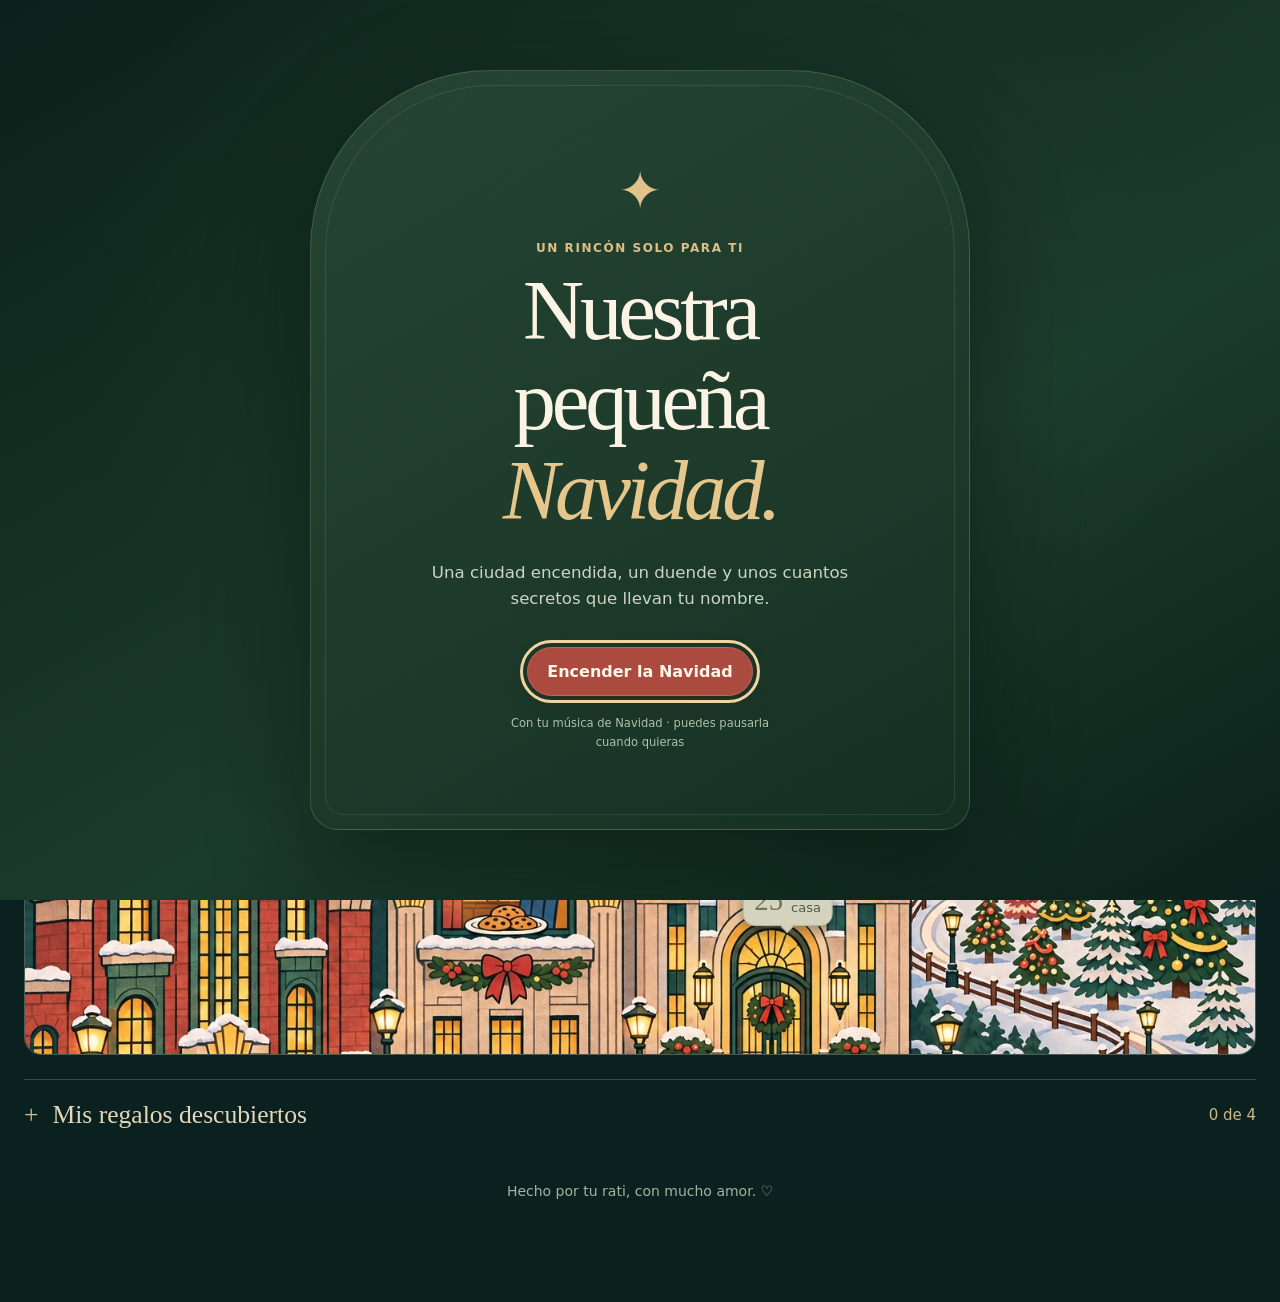
<file: advent.html>
<!DOCTYPE html>
<html lang="es" data-advent-document>
<head>
    <meta charset="utf-8"><meta name="viewport" content="width=device-width, initial-scale=1">
    <meta name="description" content="Nuestra pequeña Navidad: una ciudad de secretos, un duende y cuatro sorpresas para May."><meta name="theme-color" content="#102e28">
    <title>Nuestra pequeña Navidad · Para May</title>
    <link rel="icon" href="logo.jpg" type="image/jpeg">
    <link rel="stylesheet" href="styles.css?v=20260804-1"><link rel="stylesheet" href="cosmic.css?v=20260804-3"><link rel="stylesheet" href="christmas.css?v=20261116-1">
    <link rel="stylesheet" href="advent.css?v=20261125-1"><link rel="stylesheet" href="advent-map.css?v=20261125-4">
    <script src="christmas-playlist.js?v=20261125-1" defer></script><script src="christmas.js?v=20261125-4" defer></script>
    <script src="advent-content.js?v=20261125-4" defer></script><script src="advent.js?v=20261125-4" defer></script><script src="advent-motion.js?v=20261125-3" defer></script><script src="advent-entry.js?v=20261125-3" defer></script>
</head>
<body class="entry-pending advent-document">
    <a class="skip-link" href="#calendario">Saltar a la ciudad</a>
    <div class="entry-gate" data-entry-gate role="dialog" aria-modal="true" aria-labelledby="entry-title"><div class="entry-card"><span class="entry-emblem" aria-hidden="true">✦</span><p class="eyebrow">Un rincón solo para ti</p><h1 id="entry-title">Nuestra pequeña<br><em>Navidad.</em></h1><p>Una ciudad encendida, un duende y unos cuantos secretos que llevan tu nombre.</p><button class="button button-primary entry-button" type="button" data-enter-site>Encender la Navidad</button><small class="entry-music-note">Con tu música de Navidad · puedes pausarla cuando quieras</small></div></div>
    <header class="advent-page-header" data-advent-shell inert><a class="brand" href="./"><span class="brand-star" aria-hidden="true">✦</span><span><strong>Para May</strong><small>Nuestro pequeño universo</small></span></a><a class="advent-return-home" href="./">Volver al inicio</a></header>
    <main class="advent-page-main" id="calendario" data-advent-shell inert>
        <section class="advent-experience" data-advent-root hidden aria-labelledby="advent-title">
                <div class="advent-heading">
                    <div><p class="eyebrow">Cuatro regalos. Pequeños secretos. Tú y yo.</p><h1 id="advent-title">Nuestra pequeña <em>Navidad.</em></h1></div>
                    <button class="advent-motion" type="button" data-advent-motion aria-pressed="true">Pausar movimiento</button>
                </div>
                <p class="advent-map-intro">Toca un rincón de la ciudad. Puedes seguir las pistas antes de abrir cada regalo, pero cada sorpresa espera su fecha.</p>
                <div class="advent-map-tools"><button type="button" data-map-zoom>Acercar ciudad</button><span>Azotea · Ventana · Granero · En casa</span></div>
                <div class="advent-city-viewport" data-map-viewport>
                    <div class="advent-city-map" data-advent-map>
                        <img class="advent-city-image" src="assets/advent/city-map.webp" width="1536" height="1024" alt="Ciudad nocturna ilustrada: un duende en la azotea, una ventana con galletas, un granero entre árboles y la puerta de un edificio.">
                        <canvas class="advent-snow-canvas" data-map-snow aria-hidden="true"></canvas>
                        <div class="advent-map-lights" aria-hidden="true"><i style="left:12%;top:61%"></i><i style="left:34%;top:66%"></i><i style="left:61%;top:60%"></i><i style="left:84%;top:51%"></i></div>
                        <div class="advent-map-places" data-advent-chapters aria-label="Lugares de nuestra Navidad"></div>
                    </div>
                </div>
                <dialog class="advent-location-dialog" data-location-dialog aria-labelledby="advent-location-title">
                    <div class="advent-location-toolbar"><button type="button" data-location-close>Volver a la ciudad</button><div><small data-location-date></small><h2 id="advent-location-title" data-location-title>Las azoteas</h2></div></div>
                    <div class="advent-scene-shell">
                        <div class="advent-scene" data-advent-scene data-scene="rooftop" data-weather="quiet" role="group" aria-label="Las azoteas">
                            <div class="advent-scenery"><img data-scene-image loading="lazy" src="assets/advent/rooftop-full.webp" width="1536" height="1024" alt="" decoding="async"></div>
                            <canvas class="advent-snow-canvas" data-scene-snow aria-hidden="true"></canvas>
                            <div class="advent-scene-lights" data-scene-lights aria-hidden="true"></div>
                            <div class="advent-fire" aria-hidden="true"><svg class="advent-flame-art" viewBox="0 0 200 220"><g fill="#6d3d27" stroke="#3a251b" stroke-width="3"><path d="m26 201 140-17 5 16-140 17Z"/><path d="m35 182 138 22-3 15-139-22Z"/></g><path class="flame-layer flame-outer" d="M32 201C5 171 34 146 38 117c16 10 17 26 24 31C44 102 100 85 102 18c44 34 46 68 42 97 16-8 21-22 24-39 32 41 48 91 8 125Z" fill="#df742f" stroke="#a84b24" stroke-width="3"/><path class="flame-layer flame-middle" d="M52 202c-21-29 13-49 20-81 8 17 16 26 22 27-7-38 27-49 25-81 29 34 17 56 23 74 14-10 19-23 22-36 25 42 23 72-3 97Z" fill="#f7ad3e"/><path class="flame-layer flame-inner" d="M80 202c-13-21 9-32 14-54 8 9 10 16 11 22 7-27 22-27 22-53 24 35 26 65 5 85Z" fill="#ffdb82"/></svg></div>
                            <div class="advent-hotspots" data-advent-hotspots></div>
                        </div>
                    </div>
                    <div class="advent-location-body"><p class="advent-place-description" data-location-copy></p><div class="advent-actions" data-advent-actions></div><p class="advent-notice" data-advent-notice role="status"></p></div>
                </dialog>
                <details class="advent-memory-drawer"><summary>Mis regalos descubiertos <span data-shelf-count>0 de 4</span></summary><section class="advent-collection" aria-labelledby="advent-collection-title">
                    <div class="advent-collection-heading"><div><p class="eyebrow">Pequeñas cosas, grandes sonrisas</p><h2 id="advent-collection-title">Cosas descubiertas</h2></div><span data-collection-count>0 de 4</span></div>
                    <div class="advent-shelf" data-advent-shelf></div>
                </section></details>

                <dialog class="advent-dialog" data-advent-dialog aria-labelledby="advent-dialog-title">
                    <button class="advent-dialog-close" type="button" data-dialog-close aria-label="Cerrar conversación">×</button>
                    <div class="advent-portrait-panel"><div class="advent-portrait" data-elf-portrait role="img" aria-label="El duende sonríe"></div><span>Tu duende navideño</span></div>
                    <div class="advent-dialog-copy"><p class="eyebrow" data-dialog-eyebrow>Un secreto entre nosotros</p><h2 id="advent-dialog-title">Psst… May.</h2><p class="advent-dialog-text" data-dialog-text></p><p class="sr-only" data-dialog-announcement aria-live="polite" aria-atomic="true"></p><div class="advent-dialog-footer"><span data-dialog-progress></span><button class="button button-primary" type="button" data-dialog-next>Continuar</button></div></div>
                </dialog>

                <dialog class="advent-tree-dialog" data-tree-dialog aria-labelledby="advent-tree-title">
                    <button class="advent-dialog-close" type="button" data-tree-close aria-label="Cerrar el campo de árboles">×</button>
                    <div class="advent-tree-heading"><p class="eyebrow">Hay uno que viene con nosotros</p><h2 id="advent-tree-title">Mira con calma, cutie.</h2><p data-tree-status>Solo puedes escoger un árbol al día.</p></div>
                    <div class="advent-tree-tools"><span>Desliza por el campo para explorar.</span><button type="button" data-tree-zoom>Ver campo completo</button></div>
                    <div class="advent-tree-viewport" data-tree-viewport><div class="advent-tree-field" data-tree-field role="group" aria-label="Campo con 36 árboles de distintos diseños"><div class="advent-tree-snow" aria-hidden="true"></div></div></div>
                    <div class="advent-tree-choice" data-tree-choice hidden><span data-tree-choice-text></span><button class="button button-primary" type="button" data-tree-confirm>Elegir este árbol</button></div>
                </dialog>
                <dialog class="advent-gift-dialog" data-gift-dialog aria-labelledby="advent-gift-title">
                    <button class="advent-dialog-close" type="button" data-gift-close aria-label="Cerrar regalo">×</button>
                    <p class="eyebrow">Un poquito más de Navidad contigo</p><div class="advent-gift-art" data-gift-art role="img"></div><h2 id="advent-gift-title"></h2><p>Otro pequeño recuerdo que ya es nuestro. ♡</p><button class="button button-primary" type="button" data-gift-done>Guardar en nuestra repisa</button>
                </dialog>
                <dialog class="advent-letter-dialog" data-advent-letter aria-labelledby="advent-letter-title"><button class="advent-dialog-close" type="button" data-advent-letter-close aria-label="Cerrar carta">×</button><p class="eyebrow">25 de diciembre de 2026</p><h2 id="advent-letter-title">Una carta para May</h2><div data-advent-letter-copy></div></dialog>
            </section>
    </main>
    <footer class="advent-page-footer" data-advent-shell inert>Hecho por tu rati, con mucho amor. ♡</footer>
    <div class="christmas-music-player" data-christmas-player inert><button type="button" data-christmas-music aria-pressed="false" aria-label="Reproducir música navideña"><span class="music-player-icon" aria-hidden="true">♪</span><span><strong>Música navideña</strong><small data-music-status>Toca para escuchar</small></span><span class="music-player-action" data-music-action aria-hidden="true">Escuchar</span></button></div>
    <audio id="christmas-soundtrack" data-seasonal-audio src="assets/sounds/jingle-bells.mp3" preload="none"></audio>
    <noscript><p class="noscript-message">Activa JavaScript para explorar la ciudad y abrir tus sorpresas.</p></noscript>
</body></html>
</file>
<file: styles.css>
:root {
    color-scheme: light;
    --ink: #2f2940;
    --muted: #706a7f;
    --surface: rgba(255, 255, 255, 0.82);
    --surface-solid: #ffffff;
    --line: rgba(78, 64, 104, 0.12);
    --lavender-50: #f8f5ff;
    --lavender-100: #eee7ff;
    --lavender-300: #c6b5f4;
    --lavender-500: #8068c7;
    --lavender-700: #574292;
    --rose-50: #fff5f7;
    --rose-100: #ffe5ec;
    --rose-300: #f5afc0;
    --rose-500: #dc718d;
    --gold-100: #fff2c7;
    --gold-400: #e8b84b;
    --green-100: #e7f3e9;
    --green-500: #5e946c;
    --shadow-sm: 0 10px 30px rgba(55, 42, 82, 0.08);
    --shadow-md: 0 22px 60px rgba(55, 42, 82, 0.14);
    --radius-sm: 14px;
    --radius-md: 24px;
    --radius-lg: 34px;
    --page-width: 1120px;
    --font-body: Inter, ui-sans-serif, system-ui, -apple-system, BlinkMacSystemFont, "Segoe UI", sans-serif;
    --font-display: Georgia, "Times New Roman", serif;
}

*,
*::before,
*::after {
    box-sizing: border-box;
}

html {
    min-width: 320px;
    scroll-behavior: smooth;
}

body {
    min-height: 100vh;
    margin: 0;
    overflow-x: hidden;
    color: var(--ink);
    background:
        radial-gradient(circle at 12% 12%, rgba(245, 175, 192, 0.32), transparent 27rem),
        radial-gradient(circle at 90% 36%, rgba(198, 181, 244, 0.34), transparent 30rem),
        linear-gradient(145deg, #fffafd 0%, var(--lavender-50) 48%, #f7fbff 100%);
    font-family: var(--font-body);
    line-height: 1.6;
}

body::before {
    position: fixed;
    inset: 0;
    z-index: -1;
    background-image: radial-gradient(rgba(87, 66, 146, 0.12) 1px, transparent 1px);
    background-size: 28px 28px;
    content: "";
    pointer-events: none;
    mask-image: linear-gradient(to bottom, black, transparent 80%);
}

button,
a,
iframe {
    -webkit-tap-highlight-color: transparent;
}

button,
input,
textarea,
select {
    font: inherit;
}

button {
    color: inherit;
}

a {
    color: inherit;
}

img {
    display: block;
    max-width: 100%;
}

[hidden] {
    display: none !important;
}

:focus-visible {
    outline: 3px solid rgba(128, 104, 199, 0.48);
    outline-offset: 4px;
}

.sr-only {
    position: absolute;
    width: 1px;
    height: 1px;
    padding: 0;
    overflow: hidden;
    clip: rect(0, 0, 0, 0);
    white-space: nowrap;
    border: 0;
}

.skip-link {
    position: fixed;
    top: 12px;
    left: 12px;
    z-index: 100;
    padding: 10px 16px;
    border-radius: 10px;
    background: var(--surface-solid);
    box-shadow: var(--shadow-sm);
    font-weight: 700;
    transform: translateY(-160%);
    transition: transform 180ms ease;
}

.skip-link:focus-visible {
    transform: translateY(0);
}

.site-header {
    position: sticky;
    top: 0;
    z-index: 50;
    border-bottom: 1px solid transparent;
    background: rgba(255, 250, 253, 0.72);
    backdrop-filter: blur(18px);
    transition: border-color 180ms ease, box-shadow 180ms ease;
}

.site-header.is-scrolled {
    border-color: var(--line);
    box-shadow: 0 8px 30px rgba(55, 42, 82, 0.06);
}

.nav-shell {
    display: flex;
    width: min(calc(100% - 40px), var(--page-width));
    min-height: 78px;
    margin: 0 auto;
    align-items: center;
    justify-content: space-between;
    gap: 28px;
}

.brand {
    display: inline-flex;
    min-width: 0;
    align-items: center;
    gap: 12px;
    text-decoration: none;
}

.brand img {
    width: 48px;
    height: 48px;
    flex: 0 0 auto;
    border: 2px solid rgba(255, 255, 255, 0.9);
    border-radius: 16px;
    object-fit: cover;
    box-shadow: var(--shadow-sm);
}

.brand span {
    display: grid;
    min-width: 0;
}

.brand strong {
    font-family: var(--font-display);
    font-size: 1.12rem;
    line-height: 1.2;
}

.brand small {
    overflow: hidden;
    color: var(--muted);
    font-size: 0.76rem;
    text-overflow: ellipsis;
    white-space: nowrap;
}

.site-nav {
    display: flex;
    align-items: center;
    gap: 4px;
}

.site-nav a {
    padding: 9px 13px;
    border-radius: 999px;
    color: var(--muted);
    font-size: 0.92rem;
    font-weight: 700;
    text-decoration: none;
    transition: color 180ms ease, background 180ms ease, transform 180ms ease;
}

.site-nav a:hover {
    color: var(--lavender-700);
    background: rgba(255, 255, 255, 0.72);
    transform: translateY(-1px);
}

.site-nav a[aria-current="page"] {
    color: var(--lavender-700);
    background: var(--lavender-100);
}

.menu-toggle {
    display: none;
    width: 46px;
    height: 46px;
    border: 1px solid var(--line);
    border-radius: 14px;
    background: rgba(255, 255, 255, 0.74);
    cursor: pointer;
}

.menu-toggle span:not(.sr-only) {
    display: block;
    width: 19px;
    height: 2px;
    margin: 4px auto;
    border-radius: 99px;
    background: var(--ink);
    transition: transform 180ms ease, opacity 180ms ease;
}

.menu-toggle[aria-expanded="true"] span:nth-child(2) {
    transform: translateY(6px) rotate(45deg);
}

.menu-toggle[aria-expanded="true"] span:nth-child(3) {
    opacity: 0;
}

.menu-toggle[aria-expanded="true"] span:nth-child(4) {
    transform: translateY(-6px) rotate(-45deg);
}

main {
    display: block;
}

.page-section {
    width: min(calc(100% - 40px), var(--page-width));
    min-height: calc(100vh - 164px);
    margin: 0 auto;
    padding: 54px 0 84px;
    animation: page-in 420ms ease both;
}

@keyframes page-in {
    from {
        opacity: 0;
        transform: translateY(12px);
    }
    to {
        opacity: 1;
        transform: translateY(0);
    }
}

.card-surface {
    border: 1px solid rgba(255, 255, 255, 0.9);
    border-radius: var(--radius-lg);
    background: var(--surface);
    box-shadow: var(--shadow-md);
    backdrop-filter: blur(12px);
}

.eyebrow {
    margin: 0 0 8px;
    color: var(--lavender-700);
    font-size: 0.75rem;
    font-weight: 800;
    letter-spacing: 0.13em;
    text-transform: uppercase;
}

.hero {
    position: relative;
    display: grid;
    min-height: 510px;
    overflow: hidden;
    grid-template-columns: minmax(0, 1.12fr) minmax(300px, 0.88fr);
    align-items: center;
}

.hero::before {
    position: absolute;
    width: 340px;
    height: 340px;
    top: -160px;
    left: 38%;
    border-radius: 50%;
    background: rgba(245, 175, 192, 0.2);
    content: "";
    filter: blur(2px);
}

.hero-copy {
    position: relative;
    z-index: 2;
    min-width: 0;
    padding: clamp(36px, 7vw, 78px);
}

.hero h1,
.page-heading h1 {
    margin: 0;
    font-family: var(--font-display);
    font-weight: 500;
    letter-spacing: -0.035em;
    line-height: 1.04;
}

.hero h1 {
    max-width: 620px;
    font-size: clamp(3.2rem, 8vw, 6.6rem);
}

.hero-text {
    max-width: 590px;
    margin: 24px 0 0;
    color: var(--muted);
    font-size: clamp(1rem, 1.8vw, 1.16rem);
}

.hero-actions {
    display: flex;
    margin-top: 32px;
    flex-wrap: wrap;
    gap: 12px;
}

.button {
    display: inline-flex;
    min-height: 48px;
    padding: 11px 19px;
    border: 1px solid transparent;
    border-radius: 999px;
    align-items: center;
    justify-content: center;
    font-weight: 800;
    text-align: center;
    text-decoration: none;
    cursor: pointer;
    transition: transform 180ms ease, box-shadow 180ms ease, background 180ms ease;
}

.button:hover {
    transform: translateY(-2px);
}

.button-primary {
    color: #fff;
    background: var(--lavender-700);
    box-shadow: 0 10px 24px rgba(87, 66, 146, 0.22);
}

.button-primary:hover {
    box-shadow: 0 14px 30px rgba(87, 66, 146, 0.28);
}

.button-secondary {
    border-color: var(--line);
    color: var(--lavender-700);
    background: rgba(255, 255, 255, 0.78);
}

.hero-art {
    position: relative;
    display: grid;
    align-self: stretch;
    min-height: 430px;
    place-items: center;
    background:
        radial-gradient(circle at center, rgba(255, 255, 255, 0.9), transparent 58%),
        linear-gradient(145deg, rgba(238, 231, 255, 0.52), rgba(255, 229, 236, 0.44));
}

.hero-envelope {
    position: relative;
    display: grid;
    width: min(72%, 330px);
    aspect-ratio: 1.45;
    border: 1px solid rgba(128, 104, 199, 0.16);
    border-radius: 20px;
    place-items: center;
    background: linear-gradient(145deg, #fff, #f9f3ff);
    box-shadow: 0 26px 56px rgba(87, 66, 146, 0.18);
    transform: rotate(4deg);
}

.hero-envelope::before,
.hero-envelope::after {
    position: absolute;
    inset: 0;
    border-radius: inherit;
    content: "";
}

.hero-envelope::before {
    background: linear-gradient(32deg, transparent 49%, rgba(198, 181, 244, 0.22) 50% 51%, transparent 52%),
        linear-gradient(-32deg, transparent 49%, rgba(198, 181, 244, 0.22) 50% 51%, transparent 52%);
}

.hero-envelope::after {
    width: 64px;
    height: 64px;
    margin: auto;
    border-radius: 50%;
    background: var(--rose-300);
    box-shadow: 0 6px 16px rgba(220, 113, 141, 0.24);
}

.hero-envelope span {
    position: relative;
    z-index: 2;
    margin-top: 108px;
    font-family: var(--font-display);
    font-size: 1.08rem;
    font-style: italic;
}

.orbit {
    position: absolute;
    color: var(--rose-500);
    font-size: 2rem;
    animation: float 5s ease-in-out infinite;
}

.orbit-one {
    top: 18%;
    left: 18%;
}

.orbit-two {
    top: 24%;
    right: 15%;
    color: var(--gold-400);
    animation-delay: -1.6s;
}

.orbit-three {
    right: 21%;
    bottom: 17%;
    animation-delay: -3s;
}

@keyframes float {
    0%, 100% { transform: translateY(0) rotate(-4deg); }
    50% { transform: translateY(-12px) rotate(5deg); }
}

.section-intro {
    max-width: 680px;
    margin: 78px auto 30px;
    text-align: center;
}

.section-intro h2 {
    margin: 0;
    font-family: var(--font-display);
    font-size: clamp(2rem, 5vw, 3.3rem);
    font-weight: 500;
    line-height: 1.12;
}

.feature-grid {
    display: grid;
    grid-template-columns: repeat(3, minmax(0, 1fr));
    gap: 16px;
}

.feature-card {
    display: grid;
    min-height: 190px;
    padding: 24px;
    border: 1px solid rgba(255, 255, 255, 0.84);
    border-radius: var(--radius-md);
    grid-template-columns: 1fr auto;
    grid-template-rows: auto 1fr;
    gap: 18px;
    background: rgba(255, 255, 255, 0.65);
    box-shadow: var(--shadow-sm);
    text-decoration: none;
    transition: transform 220ms ease, box-shadow 220ms ease;
}

.feature-card:hover {
    box-shadow: var(--shadow-md);
    transform: translateY(-5px);
}

.feature-icon {
    display: grid;
    width: 50px;
    height: 50px;
    border-radius: 16px;
    place-items: center;
    background: rgba(255, 255, 255, 0.75);
    font-size: 1.5rem;
}

.feature-card > span:nth-child(2) {
    display: grid;
    grid-column: 1 / -1;
    align-self: end;
    gap: 3px;
}

.feature-card strong {
    font-family: var(--font-display);
    font-size: 1.35rem;
}

.feature-card small {
    color: var(--muted);
    font-size: 0.9rem;
}

.feature-arrow {
    align-self: center;
    color: var(--muted);
    font-size: 1.3rem;
    transition: transform 180ms ease;
}

.feature-card:hover .feature-arrow {
    transform: translateX(4px);
}

.feature-birthday { background: linear-gradient(145deg, rgba(255, 245, 247, 0.9), rgba(255, 255, 255, 0.7)); }
.feature-secret { background: linear-gradient(145deg, rgba(248, 245, 255, 0.9), rgba(255, 255, 255, 0.7)); }
.feature-love { background: linear-gradient(145deg, rgba(248, 252, 247, 0.9), rgba(255, 255, 255, 0.7)); }

.page-heading {
    max-width: 760px;
    margin: 0 auto 42px;
    text-align: center;
}

.page-heading h1 {
    font-size: clamp(2.9rem, 8vw, 5.7rem);
}

.page-heading > p:last-child {
    margin: 18px 0 0;
    color: var(--muted);
    font-size: 1.04rem;
}

.back-link {
    display: inline-flex;
    margin-bottom: 28px;
    color: var(--muted);
    font-size: 0.9rem;
    font-weight: 700;
    text-decoration: none;
}

.back-link:hover {
    color: var(--lavender-700);
}

.letter {
    position: relative;
    width: min(100%, 850px);
    min-height: 500px;
    margin: 0 auto;
    perspective: 1600px;
}

.letter-cover,
.letter-paper {
    width: 100%;
    min-height: 500px;
    border-radius: var(--radius-lg);
}

.letter-cover {
    position: relative;
    z-index: 2;
    display: grid;
    overflow: hidden;
    padding: 40px;
    border: 1px solid rgba(255, 255, 255, 0.86);
    place-content: center;
    justify-items: center;
    background: linear-gradient(145deg, #dcd2f7, #f8f5ff 52%, #fbdbe3);
    box-shadow: var(--shadow-md);
    cursor: pointer;
    transition: opacity 360ms ease, transform 520ms cubic-bezier(0.2, 0.7, 0.2, 1);
    transform-origin: top;
}

.letter-cover::before,
.letter-cover::after {
    position: absolute;
    inset: 0;
    content: "";
    pointer-events: none;
}

.letter-cover::before {
    background: linear-gradient(30deg, transparent 49.7%, rgba(87, 66, 146, 0.1) 50%, transparent 50.3%),
        linear-gradient(-30deg, transparent 49.7%, rgba(87, 66, 146, 0.1) 50%, transparent 50.3%);
}

.letter-cover::after {
    inset: 14px;
    border: 1px solid rgba(255, 255, 255, 0.65);
    border-radius: 25px;
}

.letter-cover strong,
.letter-cover small,
.letter-stamp {
    position: relative;
    z-index: 2;
}

.letter-cover strong {
    margin-top: 16px;
    font-family: var(--font-display);
    font-size: clamp(2rem, 6vw, 3.4rem);
    font-weight: 500;
}

.letter-cover small {
    margin-top: 8px;
    color: var(--muted);
    font-weight: 750;
}

.letter-stamp {
    display: grid;
    width: 82px;
    height: 82px;
    border: 6px double rgba(255, 255, 255, 0.82);
    border-radius: 50%;
    place-items: center;
    background: rgba(255, 255, 255, 0.52);
    box-shadow: 0 12px 26px rgba(87, 66, 146, 0.14);
    font-size: 2.3rem;
}

.letter-paper {
    position: absolute;
    inset: 0;
    z-index: 1;
    max-height: min(74vh, 760px);
    padding: clamp(28px, 6vw, 66px);
    overflow-y: auto;
    border: 1px solid rgba(78, 64, 104, 0.09);
    background:
        linear-gradient(rgba(128, 104, 199, 0.06) 1px, transparent 1px),
        #fffefb;
    background-size: 100% 32px;
    box-shadow: var(--shadow-md);
    opacity: 0;
    transform: translateY(24px) scale(0.985);
    transition: opacity 380ms ease 120ms, transform 420ms ease 120ms;
}

.letter.is-open .letter-cover {
    opacity: 0;
    pointer-events: none;
    transform: rotateX(38deg) translateY(-40px) scale(0.96);
}

.letter.is-open .letter-paper {
    z-index: 3;
    opacity: 1;
    transform: translateY(0) scale(1);
}

.letter-paper h2 {
    max-width: 650px;
    margin: 0 auto 28px;
    font-family: var(--font-display);
    font-size: clamp(2rem, 5vw, 3rem);
    font-weight: 500;
    line-height: 1.12;
    text-align: center;
}

.letter-date {
    margin: 0 auto 8px;
    color: var(--muted);
    font-size: 0.82rem;
    font-weight: 800;
    letter-spacing: 0.1em;
    text-align: center;
    text-transform: uppercase;
}

.letter-copy {
    max-width: 680px;
    margin: 0 auto;
    font-family: var(--font-display);
    font-size: clamp(1.02rem, 2vw, 1.16rem);
    line-height: 1.88;
}

.letter-copy p {
    margin: 0 0 22px;
}

.letter-signature {
    margin-top: 38px !important;
    color: var(--lavender-700);
    font-style: italic;
}

.letter-note {
    margin-top: 34px;
    padding: 18px 20px;
    border-left: 4px solid var(--gold-400);
    border-radius: 0 var(--radius-sm) var(--radius-sm) 0;
    background: rgba(255, 242, 199, 0.56);
    font-family: var(--font-body);
    font-size: 0.94rem;
}

.icon-button {
    display: grid;
    width: 42px;
    height: 42px;
    padding: 0;
    border: 1px solid var(--line);
    border-radius: 50%;
    place-items: center;
    background: rgba(255, 255, 255, 0.86);
    font-size: 1.6rem;
    line-height: 1;
    cursor: pointer;
    transition: transform 180ms ease, background 180ms ease;
}

.icon-button:hover {
    background: var(--surface-solid);
    transform: rotate(5deg);
}

.close-letter {
    position: sticky;
    top: 0;
    z-index: 4;
    margin: -14px -14px -18px auto;
}

.letter-racing .letter-cover {
    color: #fff;
    background: linear-gradient(145deg, #101735, #20346c 58%, #e05666);
}

.letter-racing .letter-cover small {
    color: rgba(255, 255, 255, 0.78);
}

.racing-stripe {
    position: absolute;
    width: 140%;
    height: 26px;
    background: linear-gradient(90deg, #f6d454 0 33%, #f4f4f4 33% 66%, #e05666 66%);
    transform: rotate(-9deg);
}

.letter-love .letter-cover {
    background: linear-gradient(145deg, #f6e8a8, #fffdf0 52%, #dbe9d8);
}

.playlist-card {
    margin-top: 38px;
    padding: 22px;
    border: 1px solid rgba(94, 148, 108, 0.16);
    border-radius: var(--radius-md);
    background: rgba(231, 243, 233, 0.5);
    font-family: var(--font-body);
}

.playlist-card h3 {
    margin: 0 0 16px;
    font-family: var(--font-display);
    font-size: 1.5rem;
    font-weight: 500;
}

.playlist-card iframe {
    display: block;
    width: 100%;
    border: 0;
    border-radius: 14px;
    background: #fff;
}

.playlist-card > p:last-child {
    margin: 14px 0 0;
    color: var(--muted);
    font-size: 0.88rem;
}

.site-footer {
    width: min(calc(100% - 40px), var(--page-width));
    margin: 0 auto;
    padding: 24px 0 38px;
    border-top: 1px solid var(--line);
    color: var(--muted);
    font-size: 0.86rem;
    text-align: center;
}

.site-footer span {
    color: var(--rose-500);
}

.noscript-message {
    position: fixed;
    right: 16px;
    bottom: 16px;
    left: 16px;
    z-index: 100;
    padding: 14px 18px;
    border-radius: 14px;
    color: #fff;
    background: var(--lavender-700);
    box-shadow: var(--shadow-md);
    text-align: center;
}

@media (max-width: 800px) {
    .nav-shell {
        min-height: 70px;
    }

    .menu-toggle {
        display: block;
        flex: 0 0 auto;
    }

    .site-nav {
        position: absolute;
        top: calc(100% + 8px);
        right: 20px;
        left: 20px;
        display: grid;
        padding: 10px;
        border: 1px solid var(--line);
        border-radius: 18px;
        background: rgba(255, 255, 255, 0.96);
        box-shadow: var(--shadow-md);
        opacity: 0;
        pointer-events: none;
        transform: translateY(-8px);
        transition: opacity 180ms ease, transform 180ms ease;
    }

    .site-nav.is-open {
        opacity: 1;
        pointer-events: auto;
        transform: translateY(0);
    }

    .site-nav a {
        padding: 12px 14px;
        border-radius: 12px;
    }

    .hero {
        min-height: 0;
        grid-template-columns: 1fr;
    }

    .hero-art {
        min-height: 360px;
    }

    .feature-grid {
        grid-template-columns: 1fr;
    }

    .feature-card {
        min-height: 160px;
    }
}

@media (max-width: 600px) {
    .nav-shell,
    .page-section,
    .site-footer {
        width: min(calc(100% - 24px), var(--page-width));
    }

    .brand small {
        display: none;
    }

    .page-section {
        min-height: calc(100vh - 146px);
        padding: 36px 0 58px;
    }

    .hero-copy {
        padding: 38px 24px 34px;
    }

    .hero h1 {
        font-size: clamp(2.7rem, 13.5vw, 4rem);
        overflow-wrap: anywhere;
    }

    .hero-actions {
        display: grid;
    }

    .hero-art {
        min-height: 290px;
    }

    .hero-envelope {
        width: min(72%, 280px);
    }

    .section-intro {
        margin-top: 58px;
    }

    .feature-card {
        min-height: 150px;
        padding: 20px;
    }

    .page-heading {
        margin-bottom: 30px;
    }

    .page-heading h1 {
        font-size: clamp(2.7rem, 15vw, 4.3rem);
    }

    .letter,
    .letter-cover,
    .letter-paper {
        min-height: 440px;
    }

    .letter-paper {
        max-height: 70vh;
        padding: 26px 20px 42px;
    }

    .close-letter {
        margin: -8px -6px -10px auto;
    }

}

@media (prefers-reduced-motion: reduce) {
    html {
        scroll-behavior: auto;
    }

    *,
    *::before,
    *::after {
        scroll-behavior: auto !important;
        animation-duration: 0.01ms !important;
        animation-iteration-count: 1 !important;
        transition-duration: 0.01ms !important;
    }
}
</file>
<file: cosmic.css>
:root {
    color-scheme: dark;
    --ink: #eef7ff;
    --muted: #9eb2cf;
    --surface: rgba(9, 27, 58, 0.78);
    --surface-solid: #0b2146;
    --line: rgba(151, 206, 255, 0.18);
    --lavender-50: #07152e;
    --lavender-100: #102f5f;
    --lavender-300: #76b9ff;
    --lavender-500: #4b9bec;
    --lavender-700: #a8d6ff;
    --rose-50: #101e41;
    --rose-100: #172f5d;
    --rose-300: #8fcfff;
    --rose-500: #68b8ff;
    --gold-100: #2e3357;
    --gold-400: #f6d789;
    --green-100: #102f43;
    --green-500: #7ad4c7;
    --shadow-sm: 0 12px 32px rgba(0, 7, 24, 0.24);
    --shadow-md: 0 28px 80px rgba(0, 5, 20, 0.4);
}

html {
    background: #020713;
}

body {
    color: var(--ink);
    background:
        radial-gradient(circle at 14% 8%, rgba(38, 116, 213, 0.25), transparent 30rem),
        radial-gradient(circle at 88% 26%, rgba(85, 76, 190, 0.18), transparent 34rem),
        radial-gradient(circle at 52% 92%, rgba(31, 126, 181, 0.13), transparent 38rem),
        linear-gradient(160deg, #020713 0%, #06142d 48%, #030a1a 100%);
}

body::before {
    position: fixed;
    inset: 0;
    z-index: -2;
    background-image:
        radial-gradient(circle, rgba(255, 255, 255, 0.8) 0 1px, transparent 1.5px),
        radial-gradient(circle, rgba(130, 201, 255, 0.7) 0 1px, transparent 1.5px),
        radial-gradient(circle, rgba(255, 255, 255, 0.5) 0 0.7px, transparent 1px);
    background-position: 0 0, 34px 58px, 92px 24px;
    background-size: 120px 120px, 170px 170px, 82px 82px;
    content: "";
    mask-image: linear-gradient(to bottom, #000 0 88%, transparent);
    opacity: 0.7;
    pointer-events: none;
}

body::after {
    position: fixed;
    inset: 0;
    z-index: -1;
    background:
        linear-gradient(115deg, transparent 20%, rgba(84, 164, 255, 0.05) 50%, transparent 74%),
        radial-gradient(ellipse at 50% 36%, transparent 0 30%, rgba(0, 4, 16, 0.22) 80%);
    content: "";
    pointer-events: none;
}

::selection {
    color: #06142d;
    background: #a8d6ff;
}

:focus-visible {
    outline-color: rgba(137, 205, 255, 0.8);
}

body.entry-pending {
    overflow: hidden;
}

.entry-gate {
    position: fixed;
    inset: 0;
    z-index: 200;
    display: grid;
    min-height: 100dvh;
    padding: 24px;
    overflow: hidden;
    place-items: center;
    background:
        radial-gradient(circle at 50% 42%, rgba(49, 132, 230, 0.24), transparent 24rem),
        linear-gradient(155deg, #020713, #071a3a 56%, #020713);
    opacity: 1;
    transition: opacity 500ms ease, visibility 500ms ease;
}

.entry-gate.is-leaving {
    visibility: hidden;
    opacity: 0;
}

.entry-sky,
.entry-sky span {
    position: absolute;
    inset: 0;
    pointer-events: none;
}

.entry-sky::before,
.entry-sky::after {
    position: absolute;
    inset: -20%;
    background-image: radial-gradient(circle, #fff 0 1.2px, transparent 1.8px);
    background-size: 100px 100px;
    content: "";
    opacity: 0.45;
    animation: entry-drift 26s linear infinite;
}

.entry-sky::after {
    background-position: 42px 68px;
    background-size: 160px 160px;
    opacity: 0.28;
    animation-direction: reverse;
    animation-duration: 34s;
}

.entry-sky span {
    width: 4px;
    height: 4px;
    margin: auto;
    border-radius: 50%;
    background: #c8e9ff;
    box-shadow: 0 0 16px 5px rgba(112, 190, 255, 0.7);
    animation: twinkle 2.8s ease-in-out infinite;
}

.entry-sky span:nth-child(1) { margin: 14vh 0 0 18vw; }
.entry-sky span:nth-child(2) { margin: 28vh 14vw 0 auto; animation-delay: -0.8s; }
.entry-sky span:nth-child(3) { margin: auto 0 20vh 11vw; animation-delay: -1.6s; }
.entry-sky span:nth-child(4) { margin: auto 25vw 11vh auto; animation-delay: -2.2s; }
.entry-sky span:nth-child(5) { margin: 9vh auto auto 62vw; animation-delay: -1.1s; }

.entry-card {
    position: relative;
    z-index: 2;
    width: min(100%, 620px);
    padding: clamp(38px, 8vw, 78px);
    border: 1px solid rgba(158, 215, 255, 0.22);
    border-radius: 42px;
    background: linear-gradient(150deg, rgba(14, 42, 83, 0.82), rgba(5, 17, 42, 0.9));
    box-shadow: 0 38px 120px rgba(0, 0, 0, 0.52), inset 0 1px rgba(255, 255, 255, 0.08);
    backdrop-filter: blur(24px);
    text-align: center;
}

.entry-card::before {
    position: absolute;
    inset: 14px;
    border: 1px solid rgba(168, 214, 255, 0.12);
    border-radius: 30px;
    content: "";
    pointer-events: none;
}

.entry-emblem {
    display: grid;
    width: 94px;
    height: 94px;
    margin: 0 auto 28px;
    border: 1px solid rgba(170, 222, 255, 0.45);
    border-radius: 32px;
    place-items: center;
    color: #eaf8ff;
    background: radial-gradient(circle, rgba(111, 194, 255, 0.45), rgba(20, 65, 125, 0.28) 52%, transparent 72%);
    box-shadow: 0 0 46px rgba(79, 164, 255, 0.36), inset 0 0 24px rgba(255, 255, 255, 0.13);
    font-size: 3.3rem;
    animation: star-pulse 3s ease-in-out infinite;
}

.entry-card h1 {
    margin: 0;
    font-family: var(--font-display);
    font-size: clamp(4rem, 12vw, 7rem);
    font-weight: 500;
    letter-spacing: -0.06em;
    line-height: 0.95;
}

.entry-card > p:not(.eyebrow) {
    max-width: 420px;
    margin: 24px auto 0;
    color: var(--muted);
    font-size: 1.04rem;
}

.entry-button {
    min-width: 170px;
    margin-top: 34px;
}

@keyframes entry-drift {
    to { transform: translate3d(70px, 45px, 0); }
}

@keyframes twinkle {
    0%, 100% { opacity: 0.35; transform: scale(0.75); }
    50% { opacity: 1; transform: scale(1.3); }
}

@keyframes star-pulse {
    0%, 100% { transform: scale(1) rotate(0); }
    50% { transform: scale(1.06) rotate(4deg); }
}

.site-header {
    border-bottom-color: rgba(142, 203, 255, 0.08);
    background: rgba(3, 13, 32, 0.78);
    backdrop-filter: blur(22px) saturate(135%);
}

.site-header.is-scrolled {
    border-color: var(--line);
    box-shadow: 0 10px 38px rgba(0, 4, 18, 0.28);
}

.nav-shell {
    width: min(calc(100% - 40px), 1240px);
}

.brand-star {
    display: grid !important;
    width: 48px;
    height: 48px;
    flex: 0 0 auto;
    border: 1px solid rgba(139, 205, 255, 0.28);
    border-radius: 16px;
    place-items: center;
    color: #dff3ff;
    background: radial-gradient(circle, rgba(90, 174, 255, 0.42), rgba(14, 44, 86, 0.68));
    box-shadow: 0 0 26px rgba(78, 161, 242, 0.24);
    font-size: 1.7rem;
}

.brand > span:last-child {
    display: grid;
}

.site-nav {
    gap: 1px;
}

.site-nav a {
    color: #9eb2cf;
    font-size: 0.84rem;
}

.site-nav a:hover {
    color: #e8f6ff;
    background: rgba(98, 174, 244, 0.1);
}

.site-nav a[aria-current="page"] {
    color: #eff9ff;
    background: rgba(87, 167, 244, 0.18);
}

.menu-toggle {
    border-color: var(--line);
    background: rgba(13, 39, 77, 0.8);
}

.menu-toggle span:not(.sr-only) {
    background: #e9f7ff;
}

.page-section {
    width: min(calc(100% - 40px), 1160px);
    padding-top: 62px;
}

.card-surface {
    border-color: rgba(145, 206, 255, 0.15);
    background: linear-gradient(145deg, rgba(12, 36, 73, 0.8), rgba(5, 18, 43, 0.84));
    box-shadow: var(--shadow-md), inset 0 1px rgba(255, 255, 255, 0.05);
    backdrop-filter: blur(18px);
}

.eyebrow {
    color: #84c8ff;
}

.button-primary {
    color: #031329;
    background: linear-gradient(135deg, #b9e3ff, #6dbbff);
    box-shadow: 0 12px 32px rgba(74, 163, 244, 0.28);
}

.button-primary:hover {
    box-shadow: 0 16px 38px rgba(74, 163, 244, 0.38);
}

.button-secondary {
    border-color: rgba(151, 209, 255, 0.22);
    color: #d9efff;
    background: rgba(21, 55, 99, 0.56);
}

.hero {
    min-height: 560px;
    border-radius: 42px;
    background:
        radial-gradient(circle at 76% 35%, rgba(74, 163, 245, 0.16), transparent 22rem),
        linear-gradient(145deg, rgba(11, 36, 74, 0.88), rgba(4, 15, 38, 0.9));
}

.hero::before {
    top: -120px;
    left: 28%;
    width: 420px;
    height: 420px;
    background: rgba(49, 117, 205, 0.13);
    filter: blur(16px);
}

.hero h1 {
    max-width: 680px;
    font-size: clamp(3.6rem, 8vw, 7.3rem);
}

.hero h1 span {
    display: inline-block;
    color: #aadaff;
    text-shadow: 0 0 34px rgba(94, 183, 255, 0.72);
    animation: twinkle 3.4s ease-in-out infinite;
}

.hero-text {
    color: #abc0dc;
}

.cosmic-hero-art {
    min-height: 500px;
    overflow: hidden;
    background:
        radial-gradient(circle at center, rgba(65, 148, 234, 0.18), transparent 38%),
        linear-gradient(155deg, rgba(9, 31, 65, 0.32), rgba(2, 11, 29, 0.68));
}

.cosmic-core {
    position: relative;
    z-index: 3;
    display: grid;
    width: clamp(150px, 18vw, 220px);
    aspect-ratio: 1;
    border: 1px solid rgba(180, 225, 255, 0.32);
    border-radius: 44%;
    place-content: center;
    justify-items: center;
    color: #f3fbff;
    background:
        radial-gradient(circle, #fff 0 3%, #8ed2ff 4% 14%, rgba(61, 143, 232, 0.52) 32%, rgba(12, 46, 94, 0.38) 58%, transparent 72%);
    box-shadow: 0 0 90px rgba(67, 161, 244, 0.5), inset 0 0 32px rgba(255, 255, 255, 0.12);
    transform: rotate(8deg);
}

.cosmic-core span {
    font-size: clamp(4rem, 8vw, 7rem);
    line-height: 0.8;
}

.cosmic-core small {
    margin-top: 14px;
    font-family: var(--font-display);
    font-size: 1.1rem;
    letter-spacing: 0.18em;
    text-transform: uppercase;
}

.cosmic-orbit {
    position: absolute;
    z-index: 1;
    border: 1px solid rgba(131, 197, 252, 0.2);
    border-radius: 50%;
    transform: rotate(-18deg);
}

.cosmic-orbit-one {
    width: 72%;
    aspect-ratio: 1.7;
}

.cosmic-orbit-two {
    width: 92%;
    aspect-ratio: 1.55;
    border-color: rgba(129, 125, 239, 0.15);
    transform: rotate(28deg);
}

.orbit-star {
    position: absolute;
    z-index: 4;
    color: #bde6ff;
    text-shadow: 0 0 20px #5ab7ff;
    animation: float 5s ease-in-out infinite;
}

.orbit-star-one { top: 18%; left: 18%; font-size: 2rem; }
.orbit-star-two { right: 14%; bottom: 23%; font-size: 2.8rem; animation-delay: -1.8s; }
.orbit-star-three { right: 19%; top: 15%; font-size: 1.4rem; animation-delay: -3.2s; }

.sky-message {
    position: relative;
    display: grid;
    min-height: 250px;
    margin-top: 28px;
    padding: clamp(30px, 5vw, 52px);
    overflow: hidden;
    border-radius: 34px;
    grid-template-columns: auto minmax(0, 1fr) minmax(190px, 0.55fr);
    align-items: center;
    gap: clamp(22px, 4vw, 48px);
    background:
        radial-gradient(circle at 82% 38%, rgba(106, 118, 255, 0.2), transparent 14rem),
        radial-gradient(circle at 18% 18%, rgba(69, 174, 255, 0.18), transparent 13rem),
        linear-gradient(140deg, rgba(7, 28, 66, 0.94), rgba(13, 16, 58, 0.94));
}

.sky-message::before {
    position: absolute;
    inset: 0;
    background-image:
        radial-gradient(circle at 12% 30%, rgba(255, 255, 255, 0.8) 0 1px, transparent 1.7px),
        radial-gradient(circle at 44% 16%, rgba(189, 225, 255, 0.7) 0 1px, transparent 1.8px),
        radial-gradient(circle at 68% 73%, rgba(255, 231, 167, 0.72) 0 1px, transparent 1.8px),
        radial-gradient(circle at 91% 18%, rgba(255, 255, 255, 0.8) 0 1px, transparent 1.7px);
    content: "";
    opacity: 0.7;
    pointer-events: none;
}

.sky-message-symbol {
    position: relative;
    z-index: 1;
    display: grid;
    width: 92px;
    height: 92px;
    border: 1px solid rgba(156, 210, 255, 0.2);
    border-radius: 30px;
    place-items: center;
    color: #f4dd9e;
    background: radial-gradient(circle, rgba(111, 184, 255, 0.28), rgba(24, 67, 121, 0.12) 62%, transparent 64%);
    box-shadow: 0 0 44px rgba(75, 167, 242, 0.2);
    font-size: 2.8rem;
    animation: sky-message-pulse 3.2s ease-in-out infinite;
}

.sky-message-copy {
    position: relative;
    z-index: 1;
}

.sky-message h2 {
    max-width: 720px;
    margin: 2px 0 12px;
    color: #f3f9ff;
    font-family: var(--font-display);
    font-size: clamp(2rem, 4vw, 3.45rem);
    font-weight: 500;
    line-height: 1.1;
}

.sky-message-copy > p:last-child {
    margin: 0;
    color: var(--muted);
    font-size: 1.03rem;
}

.sky-message-constellation {
    position: relative;
    z-index: 1;
    min-height: 150px;
}

.sky-message-constellation::before {
    position: absolute;
    inset: 18px 10px;
    background:
        linear-gradient(26deg, transparent 0 23%, rgba(145, 207, 255, 0.2) 23.5% 24%, transparent 24.5% 100%),
        linear-gradient(-19deg, transparent 0 46%, rgba(145, 207, 255, 0.18) 46.5% 47%, transparent 47.5% 100%);
    content: "";
}

.sky-message-constellation span {
    position: absolute;
    color: #c8eaff;
    text-shadow: 0 0 18px rgba(102, 189, 255, 0.9);
    animation: constellation-twinkle 3.6s ease-in-out infinite;
}

.sky-message-constellation span:nth-child(1) { top: 12%; left: 10%; font-size: 1.35rem; }
.sky-message-constellation span:nth-child(2) { top: 58%; left: 28%; font-size: 1rem; animation-delay: -0.8s; }
.sky-message-constellation span:nth-child(3) { top: 30%; left: 50%; font-size: 2.1rem; animation-delay: -1.6s; }
.sky-message-constellation span:nth-child(4) { right: 20%; bottom: 12%; font-size: 1.15rem; animation-delay: -2.3s; }
.sky-message-constellation span:nth-child(5) { top: 7%; right: 5%; font-size: 1.5rem; animation-delay: -3s; }

@keyframes sky-message-pulse {
    50% {
        box-shadow: 0 0 62px rgba(75, 167, 242, 0.32);
        transform: rotate(6deg) scale(1.05);
    }
}

@keyframes constellation-twinkle {
    50% {
        opacity: 0.45;
        transform: scale(0.82);
    }
}

.section-intro h2,
.cosmic-page-heading h1 {
    color: #f3f9ff;
}

.home-grid {
    display: grid;
    grid-template-columns: repeat(6, minmax(0, 1fr));
    gap: 16px;
}

.cosmic-feature {
    position: relative;
    display: grid;
    min-height: 190px;
    padding: 24px;
    overflow: hidden;
    border: 1px solid rgba(142, 204, 255, 0.14);
    border-radius: 28px;
    grid-column: span 2;
    grid-template-columns: auto 1fr auto;
    align-items: start;
    gap: 16px;
    color: var(--ink);
    background:
        radial-gradient(circle at 12% 12%, rgba(74, 164, 245, 0.17), transparent 12rem),
        linear-gradient(145deg, rgba(12, 38, 76, 0.78), rgba(5, 18, 43, 0.8));
    box-shadow: var(--shadow-sm), inset 0 1px rgba(255, 255, 255, 0.04);
    text-decoration: none;
    transition: transform 220ms ease, border-color 220ms ease, box-shadow 220ms ease;
}

.cosmic-feature::after {
    position: absolute;
    right: 18px;
    bottom: 12px;
    color: rgba(151, 213, 255, 0.07);
    content: "✦";
    font-size: 6rem;
    line-height: 1;
    pointer-events: none;
}

.cosmic-feature-wide {
    min-height: 230px;
    grid-column: span 3;
}

.cosmic-feature-birthday {
    border-color: rgba(163, 174, 255, 0.24);
    background:
        radial-gradient(circle at 78% 18%, rgba(154, 135, 255, 0.22), transparent 13rem),
        radial-gradient(circle at 15% 82%, rgba(74, 174, 255, 0.15), transparent 12rem),
        linear-gradient(145deg, rgba(19, 34, 88, 0.88), rgba(12, 14, 54, 0.9));
}

.cosmic-feature-birthday .cosmic-feature-icon {
    color: #f4dd9e;
    background: rgba(123, 132, 241, 0.18);
    box-shadow: 0 0 26px rgba(120, 137, 255, 0.2);
}

.cosmic-feature:hover {
    border-color: rgba(144, 208, 255, 0.36);
    box-shadow: 0 26px 60px rgba(0, 7, 24, 0.34), 0 0 30px rgba(65, 150, 230, 0.08);
    transform: translateY(-5px);
}

.cosmic-feature-icon {
    display: grid;
    width: 52px;
    height: 52px;
    border: 1px solid rgba(149, 210, 255, 0.2);
    border-radius: 17px;
    place-items: center;
    color: #d7f0ff;
    background: rgba(71, 147, 222, 0.16);
    box-shadow: 0 0 24px rgba(76, 165, 246, 0.14);
    font-size: 1.7rem;
}

.game-icon {
    color: #f6de9b;
}

.cosmic-feature > span:nth-child(2) {
    position: relative;
    z-index: 1;
    display: grid;
    align-self: end;
    gap: 5px;
}

.cosmic-feature small {
    color: #79bdf0;
    font-size: 0.7rem;
    font-weight: 800;
    letter-spacing: 0.09em;
    text-transform: uppercase;
}

.cosmic-feature strong {
    font-family: var(--font-display);
    font-size: clamp(1.35rem, 2.5vw, 2rem);
    font-weight: 500;
}

.cosmic-feature > span:nth-child(2) > span {
    max-width: 390px;
    color: var(--muted);
    font-size: 0.9rem;
}

.cosmic-feature-arrow {
    color: #83c6f8;
    font-size: 1.4rem;
    transition: transform 180ms ease;
}

.cosmic-feature:hover .cosmic-feature-arrow {
    transform: translateX(5px);
}

.page-heading > p:last-child,
.back-link {
    color: var(--muted);
}

.back-link:hover {
    color: #b8e1ff;
}

.album-gate {
    display: grid;
    width: min(100%, 850px);
    min-height: 480px;
    margin: 0 auto;
    padding: clamp(34px, 7vw, 72px);
    place-items: center;
    text-align: center;
}

.album-wait,
.anniversary-quiz {
    display: grid;
    width: min(100%, 620px);
    justify-items: center;
}

.album-wait h2,
.anniversary-quiz h2,
.memory-intro h2,
.game-panel h2,
.clue-vault h2 {
    margin: 0;
    font-family: var(--font-display);
    font-size: clamp(2rem, 5vw, 3.25rem);
    font-weight: 500;
    line-height: 1.1;
}

.album-wait > p:not(.eyebrow),
.anniversary-quiz > p:not(.eyebrow, .quiz-feedback) {
    margin: 18px 0 28px;
    color: var(--muted);
}

.album-lock-star {
    display: grid;
    width: 112px;
    height: 112px;
    margin-bottom: 28px;
    border: 1px solid rgba(143, 207, 255, 0.25);
    border-radius: 40px;
    place-items: center;
    color: rgba(183, 224, 255, 0.58);
    background: radial-gradient(circle, rgba(75, 153, 230, 0.28), transparent 68%);
    box-shadow: 0 0 54px rgba(67, 153, 232, 0.2);
    font-size: 4rem;
}

.album-lock-star.is-ready {
    color: #f3fbff;
    box-shadow: 0 0 70px rgba(87, 183, 255, 0.46);
    animation: star-pulse 2.4s ease-in-out infinite;
}

.anniversary-quiz label {
    width: min(100%, 560px);
    margin-bottom: 8px;
    color: #c5ddf1;
    font-size: 0.8rem;
    font-weight: 800;
    text-align: left;
}

.quiz-answer-row {
    display: grid;
    width: min(100%, 560px);
    grid-template-columns: 1fr auto;
    gap: 10px;
}

.quiz-answer-row input {
    min-width: 0;
    min-height: 50px;
    padding: 12px 16px;
    border: 1px solid rgba(147, 207, 255, 0.24);
    border-radius: 999px;
    color: #f0f8ff;
    background: rgba(2, 13, 34, 0.66);
    outline: none;
}

.quiz-answer-row input:focus {
    border-color: rgba(147, 207, 255, 0.68);
    box-shadow: 0 0 0 4px rgba(86, 168, 241, 0.12);
}

.quiz-answer-row input::placeholder {
    color: #7187a6;
}

.quiz-feedback {
    min-height: 25px;
    margin: 16px 0 0;
    color: #a9d8fa;
    font-weight: 700;
}

.anniversary-quiz.is-correct {
    animation: correct-answer 700ms ease both;
}

@keyframes correct-answer {
    50% { transform: scale(1.025); filter: brightness(1.25); }
}

.memory-experience {
    margin-top: 20px;
}

.memory-intro {
    max-width: 690px;
    margin: 0 auto 42px;
    text-align: center;
}

.memory-intro > p:last-child {
    color: var(--muted);
}

.constellation-map {
    position: relative;
    width: min(100%, 960px);
    height: 2450px;
    margin: 0 auto;
    overflow: hidden;
    border: 1px solid rgba(137, 203, 255, 0.13);
    border-radius: 46px;
    background:
        radial-gradient(circle at 25% 15%, rgba(64, 151, 235, 0.16), transparent 20rem),
        radial-gradient(circle at 74% 54%, rgba(100, 90, 209, 0.11), transparent 24rem),
        radial-gradient(circle at 36% 88%, rgba(57, 155, 202, 0.12), transparent 22rem),
        linear-gradient(180deg, rgba(2, 10, 26, 0.84), rgba(6, 25, 55, 0.9));
    box-shadow: var(--shadow-md), inset 0 0 80px rgba(50, 132, 210, 0.08);
}

.constellation-map::before,
.constellation-map::after {
    position: absolute;
    inset: 0;
    background-image: radial-gradient(circle, rgba(219, 241, 255, 0.7) 0 1px, transparent 1.4px);
    background-size: 88px 88px;
    content: "";
    opacity: 0.45;
    pointer-events: none;
}

.constellation-map::after {
    background-position: 34px 54px;
    background-size: 137px 137px;
    opacity: 0.24;
}

.constellation-lines {
    position: absolute;
    inset: 0;
    width: 100%;
    height: 100%;
    overflow: visible;
}

.constellation-lines polyline {
    fill: none;
    stroke: rgba(122, 195, 249, 0.34);
    stroke-dasharray: 3 2;
    stroke-linecap: round;
    stroke-linejoin: round;
    stroke-width: 0.22;
    vector-effect: non-scaling-stroke;
    filter: drop-shadow(0 0 5px rgba(81, 169, 241, 0.5));
}

.memory-star {
    position: absolute;
    z-index: 2;
    top: var(--star-y);
    left: var(--star-x);
    display: grid;
    width: 190px;
    padding: 8px;
    border: 0;
    justify-items: center;
    color: #d9f2ff;
    background: transparent;
    cursor: pointer;
    transform: translate(-50%, -50%);
}

.memory-star-shape {
    display: grid;
    width: 60px;
    height: 60px;
    place-items: center;
    color: #eaf9ff;
    text-shadow: 0 0 9px #fff, 0 0 24px #55b4ff, 0 0 48px rgba(60, 153, 235, 0.7);
    font-size: 3.4rem;
    line-height: 1;
    animation: memory-twinkle 3.2s var(--star-delay) ease-in-out infinite;
    transition: transform 180ms ease, filter 180ms ease;
}

.memory-star strong {
    margin-top: 7px;
    color: #eff9ff;
    font-size: 0.72rem;
    letter-spacing: 0.12em;
}

.memory-star small {
    margin-top: 2px;
    color: #7fa6c8;
    font-size: 0.67rem;
    white-space: nowrap;
}

.memory-star:hover .memory-star-shape,
.memory-star:focus-visible .memory-star-shape {
    filter: brightness(1.35);
    transform: scale(1.22) rotate(8deg);
}

@keyframes memory-twinkle {
    0%, 100% { opacity: 0.78; transform: scale(0.94); }
    50% { opacity: 1; transform: scale(1.08); }
}

.memory-dialog {
    width: min(calc(100% - 30px), 980px);
    max-height: min(88vh, 820px);
    padding: 0;
    overflow: hidden;
    border: 1px solid rgba(139, 204, 255, 0.25);
    border-radius: 34px;
    color: var(--ink);
    background: #06162f;
    box-shadow: 0 38px 120px rgba(0, 0, 0, 0.62);
}

.memory-dialog[open] {
    display: grid;
    grid-template-columns: minmax(0, 1.15fr) minmax(300px, 0.85fr);
}

.memory-dialog::backdrop {
    background: rgba(0, 5, 18, 0.82);
    backdrop-filter: blur(10px);
}

.memory-close {
    position: absolute;
    top: 14px;
    right: 14px;
    z-index: 3;
    color: #eef9ff;
    background: rgba(4, 18, 43, 0.82);
}

.memory-photo-wrap {
    display: grid;
    min-height: 560px;
    max-height: 820px;
    padding: 18px;
    place-items: center;
    background: #020a19;
}

.memory-photo-wrap img {
    width: 100%;
    height: 100%;
    max-height: 780px;
    border-radius: 20px;
    object-fit: contain;
}

.memory-dialog-copy {
    display: flex;
    padding: clamp(32px, 5vw, 56px);
    flex-direction: column;
    justify-content: center;
}

.memory-position {
    margin: 0 0 12px;
    color: #78bdf2;
    font-size: 0.72rem;
    font-weight: 800;
    letter-spacing: 0.12em;
    text-transform: uppercase;
}

.memory-dialog time {
    color: var(--muted);
    font-size: 0.88rem;
}

.memory-dialog h2 {
    margin: 14px 0 34px;
    font-family: var(--font-display);
    font-size: clamp(2.2rem, 5vw, 3.8rem);
    font-weight: 500;
    line-height: 1.06;
}

.memory-dialog-actions {
    display: flex;
    margin-top: auto;
    flex-wrap: wrap;
    gap: 10px;
}

.anniversary-finale {
    margin: 88px auto 10px;
    scroll-margin-top: 110px;
}

.anniversary-finale-intro {
    max-width: 720px;
    margin: 0 auto 38px;
    text-align: center;
}

.anniversary-finale-intro > span {
    display: inline-grid;
    width: 82px;
    height: 82px;
    margin-bottom: 22px;
    border: 1px solid rgba(148, 211, 255, 0.24);
    border-radius: 28px;
    place-items: center;
    color: #effaff;
    background: radial-gradient(circle, rgba(87, 180, 249, 0.3), transparent 70%);
    box-shadow: 0 0 48px rgba(76, 165, 239, 0.24);
    font-size: 3rem;
    animation: star-pulse 2.4s ease-in-out infinite;
}

.anniversary-finale-intro h2 {
    margin: 0;
    font-family: var(--font-display);
    font-size: clamp(2.1rem, 5vw, 3.5rem);
    font-weight: 500;
    line-height: 1.08;
}

.anniversary-finale-intro > p:last-child {
    color: var(--muted);
}

.letter-anniversary .letter-cover {
    background:
        radial-gradient(circle at 50% 30%, rgba(125, 207, 255, 0.3), transparent 16rem),
        radial-gradient(circle at 12% 88%, rgba(113, 118, 239, 0.22), transparent 14rem),
        linear-gradient(145deg, #123f79, #061a3c 58%, #141946);
}

.letter-anniversary .letter-paper {
    background:
        radial-gradient(circle at 86% 8%, rgba(121, 191, 244, 0.16), transparent 17rem),
        linear-gradient(rgba(72, 124, 174, 0.06) 1px, transparent 1px),
        #f8fbff;
    background-size: auto, 100% 32px, auto;
}

.letter-anniversary .letter-paper h2 {
    max-width: 700px;
}

.anniversary-emphasis {
    color: #214f88;
    letter-spacing: 0.025em;
}

.anniversary-letter-photo {
    position: relative;
    width: min(100%, 430px);
    margin: 38px auto;
    padding: 10px;
    border: 1px solid rgba(49, 95, 154, 0.14);
    border-radius: 26px;
    background: #fff;
    box-shadow: 0 24px 55px rgba(20, 50, 90, 0.2);
    transform: rotate(-1.2deg);
}

.anniversary-letter-photo::before {
    position: absolute;
    inset: 10px;
    z-index: 1;
    border-radius: 17px;
    background: linear-gradient(145deg, rgba(8, 34, 71, 0.06), transparent 36%, rgba(71, 132, 184, 0.05));
    content: "";
    pointer-events: none;
}

.anniversary-letter-photo img {
    width: 100%;
    border-radius: 17px;
    filter: brightness(0.88) contrast(0.94) saturate(0.94);
}

.game-layout {
    display: grid;
    grid-template-columns: minmax(0, 1fr) 330px;
    align-items: start;
    gap: 22px;
}

.game-panel,
.clue-vault {
    padding: clamp(22px, 4vw, 40px);
}

.game-toolbar {
    display: flex;
    margin-bottom: 24px;
    align-items: end;
    justify-content: space-between;
    gap: 22px;
}

.game-panel h2 {
    font-size: clamp(1.9rem, 4vw, 2.8rem);
}

.game-stats {
    display: flex;
    gap: 8px;
}

.game-stats > span {
    display: grid;
    min-width: 92px;
    padding: 10px 14px;
    border: 1px solid rgba(141, 204, 255, 0.14);
    border-radius: 17px;
    background: rgba(1, 13, 34, 0.52);
    text-align: center;
}

.game-stats small {
    color: #7fa5c5;
    font-size: 0.61rem;
    font-weight: 800;
    letter-spacing: 0.08em;
    text-transform: uppercase;
}

.game-stats strong {
    color: #eaf8ff;
    font-size: 1.25rem;
    font-variant-numeric: tabular-nums;
}

.game-preferences {
    display: flex;
    margin: -4px 0 22px;
    align-items: center;
    justify-content: space-between;
    flex-wrap: wrap;
    gap: 10px;
}

.game-mode-switch {
    display: inline-flex;
    padding: 4px;
    border: 1px solid rgba(141, 204, 255, 0.16);
    border-radius: 999px;
    background: rgba(1, 12, 31, 0.55);
}

.game-mode-switch button,
.game-sound-toggle {
    min-height: 38px;
    border: 0;
    color: var(--muted);
    background: transparent;
    font: inherit;
    font-size: 0.76rem;
    font-weight: 800;
    cursor: pointer;
}

.game-mode-switch button {
    padding: 8px 14px;
    border-radius: 999px;
}

.game-mode-switch button[aria-pressed="true"] {
    color: #03152f;
    background: linear-gradient(135deg, #d8f1ff, #79c7ff);
    box-shadow: 0 5px 18px rgba(80, 166, 237, 0.2);
}

.game-sound-toggle {
    padding: 8px 11px;
    border-radius: 12px;
}

.game-sound-toggle:hover {
    color: var(--text);
    background: rgba(119, 190, 246, 0.09);
}

.game-board {
    position: relative;
    width: min(100%, 600px);
    aspect-ratio: 1;
    margin: 0 auto;
    padding: clamp(9px, 2vw, 15px);
    border: 1px solid rgba(145, 207, 255, 0.2);
    border-radius: 30px;
    background:
        radial-gradient(circle at center, rgba(52, 139, 222, 0.1), transparent 62%),
        rgba(1, 10, 27, 0.76);
    box-shadow: inset 0 0 52px rgba(66, 149, 228, 0.08), 0 22px 50px rgba(0, 4, 18, 0.28);
    contain: layout paint style;
    touch-action: none;
    user-select: none;
}

.game-board:focus-visible {
    outline-offset: 6px;
}

.game-grid {
    display: grid;
    width: 100%;
    height: 100%;
    grid-template-columns: repeat(4, minmax(0, 1fr));
    grid-template-rows: repeat(4, minmax(0, 1fr));
    gap: clamp(7px, 1.6vw, 12px);
}

.game-cell {
    display: grid;
    min-width: 0;
    min-height: 0;
    border: 1px solid rgba(123, 189, 244, 0.08);
    border-radius: clamp(13px, 2.5vw, 22px);
    place-items: center;
    background: rgba(20, 51, 91, 0.34);
}

.star-tile {
    display: grid;
    width: 100%;
    height: 100%;
    overflow: hidden;
    border: 1px solid rgba(194, 230, 255, 0.16);
    border-radius: inherit;
    place-content: center;
    justify-items: center;
    background: radial-gradient(circle, rgba(105, 185, 245, 0.25), rgba(18, 55, 101, 0.92) 68%);
    box-shadow: inset 0 1px rgba(255, 255, 255, 0.14), 0 8px 20px rgba(0, 6, 24, 0.28);
    animation: tile-arrive 180ms ease both;
}

.star-tile span {
    color: #d8f1ff;
    text-shadow: 0 0 9px currentColor, 0 0 24px rgba(78, 174, 249, 0.76);
    font-size: clamp(2rem, 6vw, 4.3rem);
    line-height: 0.85;
}

.star-tile small {
    margin-top: 8px;
    color: rgba(235, 248, 255, 0.76);
    font-size: clamp(0.58rem, 1.4vw, 0.8rem);
    font-weight: 850;
    font-variant-numeric: tabular-nums;
    letter-spacing: 0.04em;
}

.game-panel[data-game-mode="cupcakes"] .game-stats > span {
    border-color: rgba(246, 112, 152, 0.42);
    background: #f67098;
}

.game-panel[data-game-mode="cupcakes"] .game-stats small,
.game-panel[data-game-mode="cupcakes"] .game-stats strong {
    color: #401d24;
}

.game-panel[data-game-mode="cupcakes"] .game-mode-switch button[aria-pressed="true"] {
    color: #4d2523;
    background: #f8a0ba;
    box-shadow: 0 5px 18px rgba(246, 112, 152, 0.22);
}

.game-panel[data-game-mode="cupcakes"] .game-board {
    border-color: rgba(255, 255, 255, 0.28);
    border-radius: 12px;
    background: #f67098;
    box-shadow: 0 22px 50px rgba(44, 5, 29, 0.25);
}

.game-panel[data-game-mode="cupcakes"] .game-grid {
    gap: clamp(7px, 1.6vw, 15px);
}

.game-panel[data-game-mode="cupcakes"] .game-cell {
    border: 0;
    border-radius: 4px;
    background: rgba(255, 255, 255, 0.35);
}

.star-tile.is-cupcake {
    border: 0;
    border-radius: 3px;
    place-content: stretch;
    background: #fff;
    box-shadow: none;
}

.star-tile.is-cupcake img {
    width: 100%;
    height: 100%;
    object-fit: cover;
    pointer-events: none;
    user-select: none;
}

.tile-level-2 { background: radial-gradient(circle, rgba(104, 190, 255, 0.34), #174878 68%); }
.tile-level-3 { background: radial-gradient(circle, rgba(88, 205, 255, 0.38), #135b85 70%); }
.tile-level-4 { background: radial-gradient(circle, rgba(114, 191, 255, 0.42), #284f8f 70%); }
.tile-level-5 { background: radial-gradient(circle, rgba(251, 218, 139, 0.38), #5f567d 70%); }
.tile-level-5 span { color: #ffe5a8; }
.tile-level-6 { background: radial-gradient(circle, rgba(125, 222, 248, 0.46), #1c6988 70%); }
.tile-level-7 { background: radial-gradient(circle, rgba(161, 151, 255, 0.5), #4e3b91 72%); }
.tile-level-8 { background: radial-gradient(circle, rgba(94, 186, 255, 0.58), #163f8b 72%); }
.tile-level-9 { background: radial-gradient(circle, rgba(255, 224, 141, 0.58), #66508b 72%); }
.tile-level-9 span { color: #ffe9ab; }
.tile-level-10 { background: radial-gradient(circle, rgba(153, 219, 255, 0.68), #30499c 72%); }
.tile-level-11 { background: radial-gradient(circle, #fff 0 4%, #9ee0ff 9%, #396cd4 48%, #422b81 78%); box-shadow: 0 0 35px rgba(99, 184, 255, 0.5); }
.tile-level-12 { background: radial-gradient(circle, #fff 0 5%, #ffe4a3 12%, #5faeff 48%, #51318a 80%); box-shadow: 0 0 44px rgba(255, 224, 153, 0.48); }

@keyframes tile-arrive {
    from { opacity: 0.35; transform: scale(0.76); }
    to { opacity: 1; transform: scale(1); }
}

.game-over {
    position: absolute;
    inset: 15px;
    z-index: 5;
    display: grid;
    padding: 30px;
    border-radius: 22px;
    place-content: center;
    justify-items: center;
    background: rgba(3, 16, 39, 0.88);
    backdrop-filter: blur(10px);
    text-align: center;
}

.game-over[hidden] {
    display: none;
}

.game-panel[data-game-mode="cupcakes"] .game-over {
    color: #4d2523;
    background: rgba(255, 255, 255, 0.9);
}

.game-panel[data-game-mode="cupcakes"] .game-over p {
    color: #6c4543;
}

.game-over > span {
    color: #aadaff;
    font-size: 3.7rem;
}

.game-over > strong {
    margin-top: 12px;
    font-family: var(--font-display);
    font-size: 2.2rem;
}

.game-over p {
    margin: 8px 0 22px;
    color: var(--muted);
}

.game-controls {
    display: flex;
    margin-top: 22px;
    align-items: center;
    justify-content: space-between;
    gap: 18px;
}

.game-controls p {
    margin: 0;
    color: var(--muted);
    font-size: 0.82rem;
}

.cupcake-legend {
    margin-top: 24px;
    padding-top: 20px;
    border-top: 1px solid rgba(246, 112, 152, 0.22);
}

.cupcake-legend summary {
    color: #f5bfd0;
    font-weight: 800;
    cursor: pointer;
}

.cupcake-legend-grid {
    display: grid;
    margin-top: 16px;
    grid-template-columns: repeat(3, minmax(0, 1fr));
    gap: 10px;
    content-visibility: auto;
    contain-intrinsic-size: 430px;
}

.cupcake-legend-grid article {
    display: flex;
    min-width: 0;
    padding: 8px;
    border: 1px solid rgba(246, 112, 152, 0.18);
    border-radius: 12px;
    align-items: center;
    gap: 9px;
    background: rgba(246, 112, 152, 0.08);
}

.cupcake-legend-grid img {
    width: 48px;
    height: 48px;
    border-radius: 8px;
    object-fit: cover;
}

.cupcake-legend-grid span {
    display: grid;
    min-width: 0;
}

.cupcake-legend-grid strong {
    overflow: hidden;
    color: #ffe5ed;
    font-size: 0.67rem;
    text-overflow: ellipsis;
    white-space: nowrap;
}

.cupcake-legend-grid small {
    color: #d895a9;
    font-size: 0.62rem;
}

.cupcake-legend > p {
    margin: 15px 0 0;
    color: var(--muted);
    font-size: 0.7rem;
}

.cupcake-legend a {
    color: #ffc4d5;
}

.clue-vault {
    position: sticky;
    top: 102px;
}

.clue-vault h2 {
    font-size: 2.25rem;
}

.clue-vault > p:not(.eyebrow) {
    color: var(--muted);
    font-size: 0.9rem;
}

.clue-list {
    display: grid;
    margin-top: 24px;
    gap: 10px;
}

.clue-item {
    display: grid;
    padding: 15px;
    border: 1px solid rgba(135, 198, 248, 0.1);
    border-radius: 18px;
    grid-template-columns: 38px 1fr;
    align-items: center;
    gap: 11px;
    background: rgba(1, 12, 31, 0.44);
}

.clue-item > span {
    display: grid;
    width: 36px;
    height: 36px;
    border-radius: 12px;
    place-items: center;
    color: #6786a5;
    background: rgba(78, 125, 171, 0.13);
}

.clue-item strong {
    font-size: 0.88rem;
}

.clue-item p {
    margin: 3px 0 0;
    color: #718aa7;
    font-size: 0.72rem;
    line-height: 1.4;
    white-space: pre-line;
}

.clue-item.is-unlocked {
    border-color: rgba(130, 205, 255, 0.28);
    background: rgba(32, 78, 126, 0.3);
    animation: clue-unlock 500ms var(--clue-delay) ease both;
}

.clue-item.is-unlocked > span {
    color: #e4f6ff;
    background: rgba(87, 168, 238, 0.28);
    box-shadow: 0 0 20px rgba(78, 171, 247, 0.22);
}

.clue-item.is-unlocked p {
    color: #9dbad3;
}

@keyframes clue-unlock {
    from { opacity: 0; transform: translateY(8px); }
}

.game-toast {
    position: fixed;
    right: 24px;
    bottom: 24px;
    z-index: 120;
    max-width: min(360px, calc(100% - 48px));
    padding: 15px 20px;
    border: 1px solid rgba(150, 213, 255, 0.28);
    border-radius: 18px;
    color: #eaf8ff;
    background: rgba(8, 32, 68, 0.94);
    box-shadow: var(--shadow-md);
    opacity: 0;
    transform: translateY(12px);
    transition: opacity 240ms ease, transform 240ms ease;
}

.game-toast.is-visible {
    opacity: 1;
    transform: translateY(0);
}

.letter-cover {
    border-color: rgba(151, 211, 255, 0.18);
    color: #eef8ff;
    background:
        radial-gradient(circle at 50% 35%, rgba(91, 176, 247, 0.22), transparent 16rem),
        linear-gradient(145deg, #123c74, #071b3c 58%, #161b46);
    box-shadow: var(--shadow-md);
}

.letter-cover small {
    color: #a4bdd5;
}

.letter-cover::before {
    background:
        linear-gradient(30deg, transparent 49.7%, rgba(135, 203, 255, 0.11) 50%, transparent 50.3%),
        linear-gradient(-30deg, transparent 49.7%, rgba(135, 203, 255, 0.11) 50%, transparent 50.3%);
}

.letter-stamp {
    border-color: rgba(189, 229, 255, 0.42);
    background: rgba(97, 168, 231, 0.2);
    box-shadow: 0 0 30px rgba(79, 165, 241, 0.22);
}

.letter-racing .letter-cover,
.letter-love .letter-cover {
    color: #eef8ff;
    background:
        radial-gradient(circle at 50% 35%, rgba(91, 176, 247, 0.22), transparent 16rem),
        linear-gradient(145deg, #123c74, #071b3c 58%, #161b46);
}

.letter-paper {
    color: #18243d;
    background: #f8fbff;
}

.letter-paper .letter-copy,
.letter-paper .letter-date,
.letter-paper .playlist-card > p:last-child {
    color: #4d5c74;
}

.letter-paper .eyebrow {
    color: #2c6da8;
}

.letter-paper .letter-signature {
    color: #315f9a;
}

.letter-paper .icon-button {
    border-color: rgba(28, 70, 119, 0.15);
    color: #183253;
    background: rgba(255, 255, 255, 0.9);
}

.playlist-card {
    border-color: rgba(44, 109, 168, 0.14);
    background: rgba(225, 239, 252, 0.55);
}

.birthday-galaxy-heading h1 span {
    display: inline-block;
    color: #f5dd9c;
    text-shadow: 0 0 28px rgba(115, 187, 255, 0.68);
    animation: constellation-twinkle 3.2s ease-in-out infinite;
}

.letter-birthday-galaxy {
    filter: drop-shadow(0 28px 70px rgba(0, 5, 24, 0.44));
}

.letter-birthday-galaxy .letter-cover {
    border-color: rgba(173, 213, 255, 0.24);
    background:
        radial-gradient(circle at 24% 28%, rgba(60, 171, 255, 0.3), transparent 13rem),
        radial-gradient(circle at 80% 70%, rgba(140, 99, 255, 0.28), transparent 15rem),
        radial-gradient(ellipse at center, rgba(35, 83, 154, 0.2), transparent 55%),
        linear-gradient(145deg, #07172f, #111443 52%, #080b27);
    box-shadow: 0 30px 80px rgba(0, 5, 24, 0.46), inset 0 1px rgba(255, 255, 255, 0.08);
}

.letter-birthday-galaxy .letter-cover::before {
    background-image:
        radial-gradient(circle at 12% 16%, rgba(255, 255, 255, 0.88) 0 1px, transparent 1.8px),
        radial-gradient(circle at 30% 78%, rgba(190, 225, 255, 0.82) 0 1px, transparent 1.7px),
        radial-gradient(circle at 54% 13%, rgba(255, 233, 174, 0.88) 0 1.2px, transparent 2px),
        radial-gradient(circle at 72% 42%, rgba(255, 255, 255, 0.75) 0 1px, transparent 1.8px),
        radial-gradient(circle at 90% 82%, rgba(187, 213, 255, 0.82) 0 1px, transparent 1.7px);
    opacity: 0.9;
}

.letter-birthday-galaxy .letter-cover::after {
    border-color: rgba(190, 224, 255, 0.16);
}

.letter-birthday-galaxy .letter-stamp {
    border-color: rgba(208, 232, 255, 0.45);
    color: #f5dd9c;
    background: radial-gradient(circle, rgba(96, 181, 255, 0.28), rgba(71, 73, 176, 0.18));
    box-shadow: 0 0 44px rgba(92, 176, 255, 0.32);
}

.letter-birthday-galaxy .letter-cover strong {
    color: #f5fbff;
    text-shadow: 0 0 28px rgba(119, 190, 255, 0.3);
}

.letter-birthday-galaxy .letter-cover small {
    max-width: 330px;
    color: #b7cae2;
    text-align: center;
}

.galaxy-letter-stars {
    position: absolute;
    inset: 0;
    z-index: 1;
    pointer-events: none;
}

.galaxy-letter-stars span {
    position: absolute;
    color: #d9efff;
    text-shadow: 0 0 18px rgba(104, 190, 255, 0.88);
    animation: galaxy-star-float 4.8s ease-in-out infinite;
}

.galaxy-letter-stars span:nth-child(1) { top: 16%; left: 14%; font-size: 1.8rem; }
.galaxy-letter-stars span:nth-child(2) { right: 17%; top: 19%; font-size: 1.1rem; animation-delay: -1s; }
.galaxy-letter-stars span:nth-child(3) { right: 10%; bottom: 16%; font-size: 2.3rem; animation-delay: -2s; }
.galaxy-letter-stars span:nth-child(4) { left: 18%; bottom: 18%; font-size: 1rem; animation-delay: -3s; }
.galaxy-letter-stars span:nth-child(5) { left: 8%; top: 48%; font-size: 1.2rem; animation-delay: -4s; }

.letter-birthday-galaxy .letter-paper {
    border-color: rgba(159, 205, 255, 0.2);
    color: #eef7ff;
    background:
        radial-gradient(circle at 15% 18%, rgba(63, 165, 255, 0.2), transparent 14rem),
        radial-gradient(circle at 88% 62%, rgba(137, 105, 255, 0.2), transparent 16rem),
        radial-gradient(circle at 30% 72%, rgba(255, 255, 255, 0.82) 0 1px, transparent 1.7px),
        radial-gradient(circle at 67% 22%, rgba(255, 231, 163, 0.75) 0 1px, transparent 1.8px),
        linear-gradient(150deg, #091b35, #11143d 58%, #080b24);
    background-size: auto;
    box-shadow: 0 30px 90px rgba(0, 4, 20, 0.48);
}

.letter-birthday-galaxy .letter-paper h2 {
    color: #f6fbff;
    text-shadow: 0 0 24px rgba(109, 187, 255, 0.22);
}

.letter-birthday-galaxy .letter-paper .letter-copy {
    color: #d6e5f5;
}

.letter-birthday-galaxy .letter-paper .letter-date {
    color: #8fcfff;
}

.birthday-soundtrack {
    display: flex;
    max-width: 680px;
    margin: 18px auto 30px;
    padding: 13px 14px;
    border: 1px solid rgba(153, 209, 255, 0.2);
    border-radius: 18px;
    align-items: center;
    gap: 12px;
    color: #eaf6ff;
    background: rgba(26, 64, 112, 0.28);
    box-shadow: inset 0 1px rgba(255, 255, 255, 0.04), 0 12px 36px rgba(0, 5, 24, 0.16);
}

.birthday-soundtrack-star {
    display: grid;
    width: 42px;
    height: 42px;
    border-radius: 50%;
    flex: 0 0 auto;
    place-items: center;
    color: #f4dd9e;
    background: rgba(96, 181, 255, 0.17);
    box-shadow: 0 0 24px rgba(100, 188, 255, 0.18);
    font-size: 1.15rem;
}

.birthday-soundtrack-copy {
    display: grid;
    min-width: 0;
    margin-right: auto;
    gap: 2px;
}

.birthday-soundtrack-copy small {
    color: #8fcfff;
    font-family: var(--font-body);
    font-size: 0.72rem;
    font-weight: 800;
    letter-spacing: 0.08em;
    text-transform: uppercase;
}

.birthday-soundtrack-copy strong {
    overflow: hidden;
    color: #f5fbff;
    font-family: var(--font-body);
    font-size: 0.88rem;
    text-overflow: ellipsis;
    white-space: nowrap;
}

.birthday-soundtrack-actions {
    display: flex;
    gap: 7px;
}

.birthday-soundtrack-actions button {
    padding: 8px 10px;
    border: 1px solid rgba(171, 219, 255, 0.2);
    border-radius: 999px;
    color: #e9f7ff;
    background: rgba(7, 27, 58, 0.7);
    font: 750 0.75rem var(--font-body);
    cursor: pointer;
    transition: border-color 180ms ease, background 180ms ease, transform 180ms ease;
}

.birthday-soundtrack-actions button:hover,
.birthday-soundtrack-actions button:focus-visible {
    border-color: rgba(171, 219, 255, 0.48);
    background: rgba(34, 83, 139, 0.82);
    transform: translateY(-1px);
}

.letter-birthday-galaxy .letter-paper .icon-button {
    border-color: rgba(171, 219, 255, 0.2);
    color: #e9f7ff;
    background: rgba(12, 33, 67, 0.72);
}

.letter-birthday-galaxy .birthday-letter-emphasis {
    color: #f4dd9e;
    font-size: 1.08em;
    text-shadow: 0 0 18px rgba(244, 221, 158, 0.14);
}

.letter-birthday-galaxy .birthday-forever-line {
    margin-top: 34px;
    padding: 26px 22px;
    border: 1px solid rgba(153, 209, 255, 0.2);
    border-radius: 20px;
    color: #f5fbff;
    background:
        radial-gradient(circle at 50% 0%, rgba(111, 184, 255, 0.18), transparent 9rem),
        rgba(43, 73, 122, 0.18);
    font-size: 1.13em;
    text-align: center;
    box-shadow: inset 0 1px rgba(255, 255, 255, 0.04);
}

.letter-birthday-galaxy .letter-paper .letter-signature {
    color: #9fd5ff;
}

@keyframes galaxy-star-float {
    50% {
        opacity: 0.55;
        transform: translateY(-9px) rotate(8deg) scale(0.88);
    }
}

@media (max-width: 640px) {
    .birthday-soundtrack {
        align-items: flex-start;
        flex-wrap: wrap;
    }

    .birthday-soundtrack-copy {
        width: calc(100% - 54px);
    }

    .birthday-soundtrack-actions {
        width: 100%;
        padding-left: 54px;
    }

    .birthday-soundtrack-actions button {
        flex: 1;
    }
}

.site-footer {
    border-top-color: var(--line);
    color: #7d95b3;
}

.site-footer span {
    color: #aadaff;
}

.noscript-message {
    background: #0c3263;
}

@media (max-width: 1050px) {
    .site-nav a {
        padding-right: 9px;
        padding-left: 9px;
        font-size: 0.78rem;
    }

    .game-layout {
        grid-template-columns: 1fr;
    }

    .clue-vault {
        position: static;
    }

    .clue-list {
        grid-template-columns: repeat(2, minmax(0, 1fr));
    }
}

@media (max-width: 800px) {
    .site-nav {
        border-color: rgba(141, 204, 255, 0.18);
        background: rgba(5, 20, 46, 0.97);
    }

    .site-nav a {
        color: #a9bfd8;
    }

    .hero {
        grid-template-columns: 1fr;
    }

    .cosmic-hero-art {
        min-height: 380px;
    }

    .sky-message {
        grid-template-columns: auto minmax(0, 1fr);
    }

    .sky-message-constellation {
        min-height: 110px;
        grid-column: 1 / -1;
    }

    .home-grid {
        grid-template-columns: repeat(2, minmax(0, 1fr));
    }

    .cosmic-feature,
    .cosmic-feature-wide {
        grid-column: span 1;
    }

    .cosmic-feature-wide {
        min-height: 220px;
    }

    .memory-dialog[open] {
        grid-template-columns: 1fr;
    }

    .memory-photo-wrap {
        min-height: 42vh;
        max-height: 52vh;
    }

    .memory-dialog-copy {
        min-height: 280px;
    }
}

@media (max-width: 620px) {
    .nav-shell,
    .page-section,
    .site-footer {
        width: min(calc(100% - 24px), var(--page-width));
    }

    .entry-gate {
        padding: 12px;
    }

    .entry-card {
        padding: 44px 24px;
        border-radius: 32px;
    }

    .entry-emblem {
        width: 78px;
        height: 78px;
        border-radius: 26px;
        font-size: 2.7rem;
    }

    .brand small {
        display: none;
    }

    .hero-copy {
        padding: 42px 23px;
    }

    .hero h1 {
        font-size: clamp(3.1rem, 15vw, 4.8rem);
    }

    .cosmic-hero-art {
        min-height: 300px;
    }

    .cosmic-core {
        width: 150px;
    }

    .sky-message {
        padding: 34px 23px 28px;
        grid-template-columns: 1fr;
        justify-items: center;
        text-align: center;
    }

    .sky-message-symbol {
        width: 76px;
        height: 76px;
        border-radius: 24px;
        font-size: 2.2rem;
    }

    .sky-message h2 {
        font-size: clamp(1.9rem, 9.5vw, 2.75rem);
    }

    .sky-message-constellation {
        width: 100%;
        min-height: 92px;
    }

    .home-grid {
        grid-template-columns: 1fr;
    }

    .cosmic-feature,
    .cosmic-feature-wide {
        min-height: 175px;
    }

    .quiz-answer-row {
        grid-template-columns: 1fr;
    }

    .quiz-answer-row .button {
        width: 100%;
    }

    .constellation-map {
        height: 2700px;
        border-radius: 30px;
    }

    .memory-star {
        width: 116px;
    }

    .memory-star-shape {
        width: 50px;
        height: 50px;
        font-size: 2.8rem;
    }

    .memory-star small {
        max-width: 112px;
        overflow: hidden;
        font-size: 0.58rem;
        text-overflow: ellipsis;
    }

    .memory-dialog {
        max-height: 92vh;
        border-radius: 24px;
    }

    .memory-photo-wrap {
        min-height: 40vh;
        padding: 10px;
    }

    .memory-photo-wrap img {
        border-radius: 16px;
    }

    .memory-dialog-copy {
        min-height: 260px;
        padding: 28px 20px;
    }

    .memory-dialog h2 {
        margin-bottom: 24px;
    }

    .memory-dialog-actions {
        display: grid;
        grid-template-columns: 1fr 1fr;
    }

    .memory-dialog-actions .button {
        min-width: 0;
        padding: 9px 10px;
        font-size: 0.78rem;
    }

    .game-panel,
    .clue-vault {
        padding: 18px;
        border-radius: 26px;
    }

    .game-toolbar {
        display: grid;
    }

    .game-stats {
        width: 100%;
    }

    .game-stats > span {
        min-width: 0;
        flex: 1;
    }

    .game-board {
        border-radius: 23px;
    }

    .game-controls {
        display: grid;
    }

    .game-controls .button {
        width: 100%;
    }

    .game-preferences {
        align-items: stretch;
        flex-direction: column;
    }

    .game-mode-switch {
        display: grid;
        grid-template-columns: 1fr 1fr;
    }

    .game-sound-toggle {
        align-self: flex-start;
    }

    .cupcake-legend-grid {
        grid-template-columns: repeat(2, minmax(0, 1fr));
    }

    .clue-list {
        grid-template-columns: 1fr;
    }
}

@media (prefers-reduced-motion: reduce) {
    .entry-sky::before,
    .entry-sky::after,
    .entry-emblem,
    .hero h1 span,
    .orbit-star,
    .album-lock-star.is-ready,
    .memory-star-shape,
    .sky-message-symbol,
    .sky-message-constellation span,
    .birthday-galaxy-heading h1 span,
    .galaxy-letter-stars span {
        animation: none !important;
    }
}
</file>
<file: christmas.css>
/* The seasonal layer keeps the original pages and their content intact. */
:root {
    --ink: #fbf3e4;
    --muted: #b9c9ba;
    --surface: rgba(20, 56, 44, .88);
    --surface-solid: #193e31;
    --line: rgba(221, 199, 152, .2);
    --lavender-50: #102b23;
    --lavender-100: #214537;
    --lavender-300: #d9bc82;
    --lavender-500: #b89052;
    --lavender-700: #edd3a1;
    --rose-50: #38251f;
    --rose-100: #65302e;
    --rose-300: #da8d7d;
    --rose-500: #bd5d51;
    --gold-100: #3e3d25;
    --gold-400: #e5c68b;
    --green-100: #244b38;
    --green-500: #a4c7a5;
    --shadow-sm: 0 12px 32px #061a1840;
    --shadow-md: 0 28px 80px #04181350;
}

html { background: #0b211b; }
body {
    background:
        radial-gradient(ellipse at 8% 0, #51683c30, transparent 48rem),
        radial-gradient(ellipse at 100% 38%, #793e2920, transparent 40rem),
        linear-gradient(150deg, #132f27, #0b211b 70%, #16362a);
}
body::before {
    background-image: radial-gradient(circle, #eed4a0 0 .65px, transparent 1px);
    background-size: 67px 83px;
    opacity: .16;
}
body::after { background: radial-gradient(ellipse at 50% 20%, transparent 40%, #05181244); }
::selection { color: #132f27; background: #efd4a1; }
:focus-visible { outline-color: #efd4a1; }
.page-section h1[tabindex="-1"]:focus { outline: none; }

.site-header {
    border-color: var(--line);
    background: #102c24ed;
}
.site-header::before {
    position: absolute;
    top: 0;
    left: 0;
    width: 100%;
    height: 3px;
    background: repeating-linear-gradient(90deg, #d3b471 0 12px, #a1493f 12px 24px, #567858 24px 36px);
    content: "";
    opacity: .8;
}
.brand-star {
    border-color: var(--line);
    color: #eed4a0;
    background: #254a37;
    box-shadow: none;
}
.site-nav a { color: #c4cebd; }
.site-nav a:hover, .site-nav a[aria-current="page"] {
    color: #fae8c6;
    background: #ead09d16;
}
.menu-toggle { background: #234332; }
.menu-toggle span:not(.sr-only) { background: var(--ink); }
.eyebrow { color: #ddbe85; }
.page-section { padding-top: 38px; }
.card-surface {
    border-color: var(--line);
    background: linear-gradient(135deg, #1b4032e6, #122f25f5);
    box-shadow: var(--shadow-md), inset 0 1px #fff6df08;
}
.button-primary {
    border-color: #bf6556;
    color: #fff7e8;
    background: #ab4b40;
    box-shadow: 0 8px 22px #40191533;
}
.button-primary:hover { background: #be594a; box-shadow: 0 12px 28px #40191544; }
.button-secondary { border-color: #dcc28e45; color: #f1ddba; background: #eed4a00a; }
.button-secondary:hover { background: #eed4a015; }

/* Welcome */
.entry-gate {
    background:
        radial-gradient(ellipse at 50% 35%, #385a3933, transparent 35rem),
        linear-gradient(150deg, #0b211b, #1b3b2c 60%, #0b211b);
}
.entry-sky::before, .entry-sky::after { background-image: radial-gradient(circle, #f7e6bd 0 1.2px, transparent 1.8px); }
.entry-sky span { background: #efd4a1; box-shadow: 0 0 16px 5px #d9b97244; }
.entry-card {
    width: min(100%, 660px);
    border-color: #d9bd8038;
    border-radius: 180px 180px 28px 28px;
    background: linear-gradient(150deg, #274635f5, #153124f5);
    box-shadow: 0 30px 100px #04110d77;
}
.entry-card::before { border-color: #d9bd8024; border-radius: 167px 167px 18px 18px; }
.entry-emblem {
    width: 66px;
    height: 66px;
    margin-bottom: 24px;
    border: 0;
    color: #e1c28a;
    background: transparent;
    box-shadow: none;
}
.entry-card h1 { font-size: clamp(3.1rem, 9vw, 5.3rem); line-height: 1.06; letter-spacing: -.05em; }
.entry-card h1 em { color: #e5c68b; font-weight: inherit; }
.entry-card > p:not(.eyebrow) { color: #ccd5c2; }
.entry-music-note { display: block; max-width: 280px; margin: 18px auto 0; color: #b1c0aa; font-size: .72rem; line-height: 1.6; }

/* Home: a countdown and an illustrated Christmas postcard. */
.season-heading { display: flex; margin: 0 4px 18px; align-items: center; justify-content: space-between; gap: 16px; }
.season-heading .eyebrow { margin: 0; font-size: .64rem; letter-spacing: .14em; }
.season-heading .eyebrow span { margin-right: 9px; }
.season-edition { flex-shrink: 0; color: #aebeaa; font-size: .7rem; letter-spacing: .12em; text-transform: uppercase; }
.christmas-hero {
    min-height: 660px;
    grid-template-columns: minmax(0, 1.2fr) minmax(0, .8fr);
    border-radius: 24px;
    background: radial-gradient(ellipse at 80% 30%, #69754b1c, transparent 30rem), #17392c;
}
.christmas-hero::before { display: none; }
.christmas-hero::after {
    position: absolute;
    top: 0;
    left: 0;
    width: 100%;
    height: 21px;
    background: radial-gradient(ellipse at 20px 0, #eacb8f 0 3px, #ddba7130 4px, transparent 14px) 0 0 / 62px 21px repeat-x;
    content: "";
    pointer-events: none;
    opacity: .65;
}
.christmas-hero .hero-copy { padding: clamp(28px, 4.2vw, 58px); padding-right: 20px; }
.christmas-hero h1 { max-width: 580px; font-size: clamp(3rem, 5.1vw, 4.9rem); line-height: 1.04; letter-spacing: -.05em; }
.christmas-hero h1 em { color: #e9c98c; font-weight: inherit; }
.christmas-hero .hero-text { max-width: 430px; margin-top: 22px; color: #c3cdbb; font-size: .98rem; line-height: 1.8; }
.christmas-hero .hero-actions { margin-top: 30px; gap: 10px; }
.christmas-hero .button { padding: 12px 18px; font-size: .8rem; }
.christmas-countdown {
    display: grid;
    width: min(100%, 410px);
    margin-top: 30px;
    padding: 18px 0;
    border-top: 1px solid #dcc28e38;
    border-bottom: 1px solid #dcc28e38;
    grid-template-columns: repeat(4, minmax(0, 1fr));
}
.christmas-countdown > div { display: grid; justify-items: center; gap: 2px; }
.christmas-countdown > div + div { border-left: 1px solid #dcc28e26; }
.christmas-countdown strong { color: #fff1d6; font-family: var(--font-display); font-size: clamp(2rem, 3.5vw, 3rem); font-weight: 400; font-variant-numeric: tabular-nums; line-height: 1.2; }
.christmas-countdown span { color: #b9c6b0; font-size: .61rem; letter-spacing: .1em; text-transform: uppercase; }
.countdown-caption { margin: 13px 0 0; color: #c3cbb7; font-size: .72rem; }
.countdown-caption span { margin-left: 6px; color: #d6ad75; }
.christmas-art { min-height: 540px; padding: 45px 36px 65px 10px; align-content: center; gap: 25px; background: none; }
.christmas-postcard {
    position: relative;
    display: grid;
    width: min(100%, 330px);
    padding: 24px 14px 26px;
    border: 8px solid #f1e7d2;
    border-radius: 160px 160px 4px 4px;
    justify-items: center;
    color: #31513d;
    background: #eee2c9;
    box-shadow: 12px 20px 36px #04180e44;
    transform: rotate(4deg);
}
.christmas-postcard::before { position: absolute; inset: 6px; border: 1px solid #8b9b772e; border-radius: 150px 150px 0 0; content: ""; pointer-events: none; }
.postcard-heading { margin-top: 32px; color: #7f6846; font-size: .57rem; font-weight: 600; letter-spacing: .19em; text-transform: uppercase; }
.christmas-tree { display: block; width: 100%; height: auto; margin-top: 5px; }
.postcard-signature { color: #4f6047; font-family: var(--font-display); font-size: .95rem; font-style: italic; }
.christmas-art-note { justify-self: center; color: #c5c8a9; font-family: var(--font-display); font-size: 1rem; font-style: italic; transform: rotate(-4deg); }
.christmas-art-note span { color: #d9ae71; }

.sky-message { border-radius: 24px; background: linear-gradient(110deg, #253f2a, #183529); }
.sky-message-symbol { color: #e4c187; background: radial-gradient(circle, #d5b87b24, transparent 65%); text-shadow: 0 0 30px #d5b87b33; }
.sky-message h2, .section-intro h2, .cosmic-page-heading h1 { color: #f4ead5; }
.sky-message-constellation span { color: #e8ce98; text-shadow: 0 0 18px #e8ce9833; }
.sky-message-constellation::before { background: linear-gradient(25deg, transparent 49.5%, #c6b37835 50%, transparent 50.5%); }
.section-intro { margin-top: 65px; }
.section-intro h2 { font-size: clamp(2rem, 4.8vw, 3.2rem); }
.cosmic-feature { border-color: var(--line); border-radius: 20px; background: linear-gradient(135deg, #234633aa, #153326dd); box-shadow: var(--shadow-sm); }
.cosmic-feature::after { color: #d9be8710; }
.cosmic-feature:hover { border-color: #dec59170; box-shadow: 0 18px 42px #051a1455; }
.cosmic-feature-icon { color: #e7c991; background: #d5b57c14; box-shadow: none; }
.cosmic-feature small, .cosmic-feature-arrow { color: #d6bb83; }
.cosmic-feature-birthday { border-color: var(--line); background: linear-gradient(130deg, #4d3426aa, #1d3729); }
.cosmic-feature-birthday .cosmic-feature-icon { color: #edc991; background: #cda6741a; }
.back-link:hover { color: #efd4a1; }

/* Existing memories, games and letters keep their behavior and assets. */
.album-lock-star { color: #dfc48e; background: radial-gradient(circle, #c8ac6f22, transparent 68%); }
.album-lock-star.is-ready { color: #f5dfac; text-shadow: 0 0 34px #debb6a88; }
.anniversary-quiz label, .quiz-feedback { color: #e0cc9f; }
.quiz-answer-row input { border-color: var(--line); color: var(--ink); background: #0b261e; }
.quiz-answer-row input:focus { border-color: #d9bc82; }
.quiz-answer-row input::placeholder { color: #9caf98; }
.constellation-map { border-color: var(--line); background: radial-gradient(ellipse at 50% 25%, #60774726, transparent 65%), #102c23; }
.constellation-lines polyline { stroke: #dbc58d55; }
.memory-star, .memory-star strong, .memory-star-shape { color: #f5dfac; }
.memory-star-shape { text-shadow: 0 0 20px #dfbd7370; }
.memory-star small { color: #b1c1a5; }
.memory-dialog { border-color: var(--line); background: #153326; }
.memory-dialog::backdrop { background: #03130de0; }
.memory-close { color: #fff2d4; background: #153326e0; }
.memory-photo-wrap { background: #0b211b; }
.memory-position { color: #dec38e; }
.anniversary-finale-intro > span { color: #efd4a1; background: radial-gradient(circle, #dfbd7326, transparent 70%); }
.game-stats > span, .game-mode-switch { border-color: var(--line); background: #0c291eaa; }
.game-stats small { color: #adc09e; }
.game-stats strong { color: #ffefce; }
.game-mode-switch button[aria-pressed="true"] { color: #1c3727; background: #e6cc98; box-shadow: none; }
.game-sound-toggle:hover { color: var(--ink); background: #eed4a012; }
.game-board { border-color: #d1b77c36; background: #0c291e; box-shadow: inset 0 2px 18px #04140e44; }
.game-cell { border-color: #f1dcad0c; background: #a1b98a16; }
.star-tile { background: radial-gradient(circle, #d2bc7133, #2a5034 70%); box-shadow: inset 0 0 14px #d7c4810a; }
.star-tile span { color: #f5e1b4; text-shadow: 0 0 16px #e5c47688; }
.star-tile small { color: #f5e7c9ce; }
.star-tile.tile-level-2 { background: radial-gradient(circle, #d4b57544, #35603b 70%); }
.star-tile.tile-level-3 { background: radial-gradient(circle, #d4b57555, #536438 70%); }
.star-tile.tile-level-4 { background: radial-gradient(circle, #e9c88166, #7c5c32 70%); }
.star-tile.tile-level-5 { background: radial-gradient(circle, #e5ba7577, #8b4933 70%); }
.star-tile.tile-level-6 { background: radial-gradient(circle, #f1bd8c88, #963f33 70%); }
.star-tile.tile-level-7 { background: radial-gradient(circle, #f8d5a188, #aa4d3e 72%); }
.star-tile.tile-level-8 { background: radial-gradient(circle, #fff0be88, #9a6941 72%); }
.star-tile.tile-level-9 { background: radial-gradient(circle, #fff0be99, #a37b36 72%); }
.star-tile.tile-level-10 { background: radial-gradient(circle, #fff3cfaa, #b68e4b 72%); }
.star-tile.tile-level-11, .star-tile.tile-level-12 { background: radial-gradient(circle, #fff7e1, #dabd7f 20%, #7d6036 80%); box-shadow: 0 0 35px #d8b97566; }
.game-panel[data-game-mode="cupcakes"] .star-tile { background: #fff; }
.game-over { background: #102a20ed; }
.game-over > span { color: #e9ca91; }
.clue-item { border-color: var(--line); background: #0d291e99; }
.clue-item > span { color: #b2bc94; background: #ccba7715; }
.clue-item p { color: #a9bb9c; }
.clue-item.is-unlocked { border-color: #dfc48055; background: #53633838; }
.clue-item.is-unlocked > span { color: #f4d89e; background: #c4a56522; }
.clue-item.is-unlocked p { color: #c5d1b6; }
.game-toast { border-color: var(--line); color: #f8edd5; background: #193e31f5; }

.letter-cover,
.letter-racing .letter-cover,
.letter-love .letter-cover,
.letter-anniversary .letter-cover,
.letter-birthday-galaxy .letter-cover {
    border-color: #dcc28e42;
    color: #f6ead1;
    background: radial-gradient(ellipse at 25% 10%, #c2a56815, transparent 65%), linear-gradient(135deg, #2b4c35, #143426);
}
.letter-cover::before { background: linear-gradient(32deg, transparent 49%, #d4bc7f18 50% 51%, transparent 52%), linear-gradient(-32deg, transparent 49%, #d4bc7f18 50% 51%, transparent 52%); }
.letter-cover small, .letter-birthday-galaxy .letter-cover small { color: #c2ceaf; }
.letter-stamp, .letter-birthday-galaxy .letter-stamp { border-color: #d9bc8266; color: #f2d596; background: #c6a86a20; box-shadow: 0 0 28px #ba9a5e15; }
.letter-birthday-galaxy .letter-cover::before { background-image: radial-gradient(circle, #e7d3a9aa 0 1px, transparent 1.7px); }
.letter-birthday-galaxy .letter-cover::after { border-color: #dcc28e28; }
.letter-birthday-galaxy .letter-cover strong, .galaxy-letter-stars span { color: #f1dfb7; }
.letter-paper, .letter-anniversary .letter-paper { color: #293e30; background: #f7f0df; }
.letter-paper .letter-copy, .letter-paper .letter-date, .letter-paper .playlist-card > p:last-child { color: #53614f; }
.letter-paper .eyebrow, .letter-paper .letter-signature, .anniversary-emphasis { color: #496241; }
.letter-paper .icon-button { border-color: #31543c30; color: #294632; background: #fff8e9; }
.playlist-card { border-color: #31543c26; background: #e0e8d955; }
.letter-birthday-galaxy .letter-paper { border-color: var(--line); color: var(--ink); background: radial-gradient(ellipse at 20% 0, #a4a05a1a, transparent 60%), #193c2c; }
.letter-birthday-galaxy .letter-paper h2 { color: #f7ecd4; }
.letter-birthday-galaxy .letter-paper .letter-copy { color: #d6dec8; }
.letter-birthday-galaxy .letter-paper .letter-date, .birthday-soundtrack-copy small { color: #d6bd85; }
.birthday-soundtrack { border-color: var(--line); color: var(--ink); background: #294b3533; }
.birthday-soundtrack-star { color: #e2c286; background: #b799581a; }
.birthday-soundtrack-copy strong { color: #f1e5c9; }
.birthday-soundtrack-actions button, .letter-birthday-galaxy .letter-paper .icon-button { border-color: var(--line); color: #f6e9ce; background: #112e22; }
.birthday-soundtrack-actions button:hover { border-color: #dac08a66; background: #31513a; }
.letter-birthday-galaxy .birthday-forever-line { border-color: #d9bc8240; color: #f1e4c8; background: linear-gradient(110deg, #45603c40, #23422e); }
.letter-birthday-galaxy .letter-paper .letter-signature { color: #d6c08d; }
.site-footer { padding-bottom: 110px; color: #b2c1a7; }
.site-footer span { color: #e6bc86; }
.noscript-message { background: #254b35; }

/* Small, persistent music control. Letter soundtracks take priority. */
.christmas-music-player { position: fixed; z-index: 60; right: 22px; bottom: 20px; }
.christmas-music-player button { display: flex; min-height: 58px; padding: 10px 16px 10px 10px; border: 1px solid #d4bd8155; border-radius: 16px; align-items: center; gap: 12px; color: #f4e6c6; background: #143426f5; box-shadow: 0 8px 30px #04140d55; cursor: pointer; backdrop-filter: blur(12px); }
.music-player-icon { display: grid; width: 36px; height: 36px; border: 1px solid #d4bd8133; border-radius: 50%; place-items: center; color: #e5c78b; background: #d4bd8112; font-size: 1.2rem; }
.christmas-music-player button > span:nth-child(2) { display: grid; text-align: left; }
.christmas-music-player strong { font-size: .74rem; font-weight: 600; }
.christmas-music-player small { max-width: 220px; color: #bdcbb0; font-size: .63rem; }
.music-player-action { margin-left: 5px; font-size: .65rem; font-weight: 600; }
.christmas-music-player button:disabled { cursor: default; }
.entry-pending .christmas-music-player { visibility: hidden; }

/* Snow is decorative, light on mobile, and respects reduced motion. */
.christmas-snow { position: fixed; inset: 0; z-index: 55; overflow: hidden; pointer-events: none; }
.christmas-snow i { position: absolute; top: -12px; left: var(--x); width: 3px; height: 3px; border-radius: 50%; background: #fff5d9; opacity: 0; animation: christmas-snowfall var(--duration, 17s) var(--delay, 0s) linear infinite; }
.christmas-snow i:nth-child(1) { --x: 4%; --delay: -2s; --duration: 18s; }
.christmas-snow i:nth-child(2) { --x: 12%; --delay: -9s; --duration: 21s; }
.christmas-snow i:nth-child(3) { --x: 23%; --delay: -5s; --duration: 16s; }
.christmas-snow i:nth-child(4) { --x: 30%; --delay: -14s; --duration: 22s; }
.christmas-snow i:nth-child(5) { --x: 38%; --delay: -7s; --duration: 19s; }
.christmas-snow i:nth-child(6) { --x: 47%; --delay: -12s; --duration: 24s; }
.christmas-snow i:nth-child(7) { --x: 55%; --delay: -4s; --duration: 17s; }
.christmas-snow i:nth-child(8) { --x: 64%; --delay: -18s; --duration: 23s; }
.christmas-snow i:nth-child(9) { --x: 73%; --delay: -8s; --duration: 18s; }
.christmas-snow i:nth-child(10) { --x: 80%; --delay: -11s; --duration: 21s; }
.christmas-snow i:nth-child(11) { --x: 89%; --delay: -3s; --duration: 20s; }
.christmas-snow i:nth-child(12) { --x: 96%; --delay: -15s; --duration: 25s; }
@keyframes christmas-snowfall { 0% { opacity: 0; transform: translate(0, 0); } 8%, 85% { opacity: .35; } 100% { opacity: 0; transform: translate(35px, 102vh); } }

@media (max-width: 1050px) {
    .christmas-hero .hero-copy { padding: 36px 22px 36px 32px; }
    .christmas-art { padding-right: 24px; }
}
@media (max-width: 800px) {
    .site-nav { border-color: var(--line); background: #112e23fa; }
    .site-nav a { color: #d2dbc4; }
    .christmas-hero { grid-template-columns: 1fr; }
    .christmas-hero .hero-copy { padding: 38px 32px 20px; }
    .christmas-hero h1 { max-width: 550px; font-size: clamp(3rem, 8vw, 4.3rem); }
    .christmas-hero .hero-text { max-width: 540px; }
    .christmas-art { min-height: 0; padding: 25px 42px 38px; }
    .christmas-postcard { width: 270px; padding: 16px 12px 22px; }
    .postcard-heading { margin-top: 20px; }
    .christmas-art-note { font-size: .9rem; }
}
@media (max-width: 620px) {
    .page-section { padding-top: 25px; }
    .season-heading { margin-bottom: 13px; }
    .season-heading .eyebrow { max-width: 210px; font-size: .58rem; }
    .season-edition { font-size: .58rem; text-align: right; }
    .christmas-hero { border-radius: 18px; }
    .christmas-hero .hero-copy { padding: 30px 22px 14px; }
    .christmas-hero h1 { font-size: clamp(2.7rem, 11vw, 4rem); }
    .christmas-hero .hero-text { margin-top: 18px; font-size: .9rem; }
    .christmas-countdown { margin-top: 24px; padding: 15px 0; }
    .christmas-countdown strong { font-size: 2.25rem; }
    .christmas-countdown span { font-size: .54rem; }
    .christmas-hero .hero-actions { margin-top: 24px; }
    .christmas-hero .button { min-height: 44px; padding: 10px 13px; font-size: .74rem; }
    .christmas-art { padding: 28px 34px 32px; }
    .sky-message { border-radius: 18px; }
    .entry-card { padding: 48px 26px 36px; border-radius: 140px 140px 24px 24px; }
    .entry-card::before { border-radius: 128px 128px 14px 14px; }
    .entry-card h1 { font-size: clamp(2.8rem, 11vw, 4rem); }
    .entry-card > .eyebrow { font-size: .65rem; }
    .entry-card > p:not(.eyebrow) { font-size: .93rem; }
    .entry-emblem { width: 54px; height: 54px; margin-bottom: 20px; }
    .christmas-music-player { right: 12px; bottom: max(12px, env(safe-area-inset-bottom)); }
    .christmas-music-player button { min-height: 52px; gap: 9px; padding: 8px 12px 8px 8px; }
    .christmas-music-player small { max-width: 190px; }
    .christmas-snow i:nth-child(even) { display: none; }
}
@media (prefers-reduced-motion: reduce) {
    .christmas-snow { display: none; }
}
</file>
<file: advent.css>
.advent-experience { --advent-paper: #f6ecd5; --advent-pine: #17392c; --advent-gold: #e8c990; --advent-red: #ab4b40; }
body.advent-season-active .christmas-snow { display:none; }
.advent-heading { display:flex; justify-content:space-between; align-items:end; gap:24px; margin-bottom:26px; }
.advent-heading h1 { margin:0; color:#f8eed6; font:400 clamp(2.6rem,5.8vw,5rem)/1.04 var(--font-display); letter-spacing:-.045em; }
.advent-heading h1 em { color:#e8c990; font-weight:400; }
.advent-heading .eyebrow { font-size:.8rem; }
.advent-motion { flex-shrink:0; padding:10px 15px; border:1px solid #d9bc8244; border-radius:999px; color:#e9d5b1; background:#17392c; font-size:.875rem; cursor:pointer; }
.advent-chapters { display:grid; grid-template-columns:repeat(4,minmax(0,1fr)); gap:10px; margin-bottom:18px; }
.advent-chapter { display:flex; gap:13px; padding:14px; border:1px solid #d9bc8238; border-radius:14px; align-items:center; text-align:left; color:#d1d9c3; background:#18392b; cursor:pointer; }
.advent-chapter strong { color:#f0d6a0; font:400 1.8rem/1 var(--font-display); }
.advent-chapter span { display:grid; font-size:.875rem; line-height:1.45; }
.advent-chapter small { color:#b3c3a8; font-size:.75rem; }
.advent-chapter[aria-pressed="true"] { border-color:#e9ca8b; background:#2b4d35; box-shadow:inset 0 -3px #d9bc82; }
.advent-chapter:disabled { cursor:default; opacity:.52; }
.advent-scene-shell { overflow:hidden; border:1px solid #d9bc8244; border-radius:20px; background:#102f28; }
.advent-scene { position:relative; aspect-ratio:3/2; overflow:hidden; isolation:isolate; --snow-distance:800px; --wind:15px; --flake-opacity:.5; --snow-speed:1; }
.advent-scenery { position:absolute; inset:0; background-image:url("assets/advent/scenes.webp"); background-size:200% 200%; background-position:var(--scene-x,0%) var(--scene-y,0%); }
.advent-scene[data-weather="quiet"] { --flake-opacity:.35; --wind:16px; --snow-speed:1.3; }
.advent-scene[data-weather="flurries"] { --flake-opacity:.7; --wind:35px; --snow-speed:1; }
.advent-scene[data-weather="gust"] { --flake-opacity:.55; --wind:145px; --snow-speed:.7; }
.advent-snow, .advent-scene-lights { position:absolute; inset:0; z-index:2; pointer-events:none; overflow:hidden; }
.advent-snow i { position:absolute; top:-20px; left:var(--flake-x); width:var(--flake-size); height:var(--flake-size); border-radius:50%; background:#fff8e5; opacity:0; animation:advent-snowfall calc(var(--flake-time) * var(--snow-speed)) var(--flake-delay) linear infinite; will-change:transform; }
.advent-snow i.far { opacity:.25; }
.advent-snow i.near { filter:blur(.35px); }
@keyframes advent-snowfall { 0% { transform:translate3d(0,0,0); opacity:0; } 10%,85% { opacity:var(--flake-opacity); } 100% { transform:translate3d(var(--wind),var(--snow-distance),0); opacity:0; } }
.advent-scene[data-scene="window"] .advent-snow { clip-path:polygon(0 0,34% 0,34% 67%,78% 67%,78% 0,100% 0,100% 100%,0 100%); }
.advent-scene[data-scene="apartment"] .advent-snow { inset:3% 33% 44% 31%; border-radius:50% 50% 0 0; --snow-distance:420px; --flake-opacity:.4; --wind:10px; }
.advent-scene-lights i { position:absolute; width:1%; aspect-ratio:1; border-radius:50%; background:#ffe0a0; box-shadow:0 0 8px 3px #ffda7633; animation:advent-twinkle 4.5s var(--light-delay) ease-in-out infinite; }
@keyframes advent-twinkle { 0%,100% { opacity:.15; } 50% { opacity:.8; } }
.advent-steam { display:none; position:absolute; inset:0; z-index:3; pointer-events:none; }
.advent-scene[data-scene="window"] .advent-steam { display:block; }
.advent-steam i { position:absolute; left:58%; top:57%; width:1.7%; height:7%; border-left:2px solid #fff2cb; border-radius:50%; opacity:0; animation:advent-steam 4.5s ease-in-out infinite; }
.advent-steam i:nth-child(2) { left:62%; animation-delay:-1.5s; }
.advent-steam i:nth-child(3) { left:66%; animation-delay:-3s; }
@keyframes advent-steam { 0% { transform:translateY(0) scale(.8); opacity:0; } 45% { opacity:.35; } 100% { transform:translateY(-35px) scale(1.2); opacity:0; } }
.advent-fire { display:none; position:absolute; z-index:2; left:88%; top:76%; width:10%; height:14%; pointer-events:none; }
.advent-scene[data-scene="apartment"] .advent-fire { display:block; }
.advent-fire::before { content:""; position:absolute; inset:-60%; border-radius:50%; background:radial-gradient(circle,#ffd37124,transparent 70%); animation:advent-fire-glow 4s ease-in-out infinite; }
.advent-fire i { position:absolute; bottom:0; left:18%; width:32%; height:70%; border-radius:80% 0 55% 45%; background:#efae42; transform-origin:center bottom; animation:advent-flame 1.8s ease-in-out infinite alternate; }
.advent-fire i:nth-child(2) { left:45%; height:85%; width:34%; background:#ffc05b; animation-delay:-.7s; }
.advent-fire i:nth-child(3) { left:38%; height:45%; width:28%; background:#ffdb83; animation-delay:-1.3s; }
@keyframes advent-flame { from { transform:scale(.94,1) rotate(-3deg); } to { transform:scale(1.04,.91) rotate(3deg); } }
@keyframes advent-fire-glow { 0%,100% { opacity:.6; } 50% { opacity:1; } }
.advent-hotspots { position:absolute; inset:0; z-index:4; }
.advent-hotspot { position:absolute; padding:0; border:0; border-radius:40%; color:#ffe2a6; background:transparent; cursor:pointer; }
.advent-hotspot:hover { background:#ffe3a207; }
.advent-hotspot::after { content:"✦"; position:absolute; left:50%; top:60%; text-shadow:0 0 14px #d9b66a; font-size:clamp(16px,2vw,24px); animation:advent-hotspot-glimmer 3s ease-in-out infinite; pointer-events:none; }
.advent-hotspot[data-action="tree"]::after { top:20%; }
.advent-hotspot[data-action="stocking"]::after { top:10%; }
@keyframes advent-hotspot-glimmer { 0%,100% { opacity:.25; transform:scale(.8); } 50% { opacity:.9; transform:scale(1.1); } }
.advent-location { display:flex; padding:18px 22px; align-items:center; justify-content:space-between; gap:20px; }
.advent-location strong { font:400 1.5rem var(--font-display); color:#f1e6cb; }
.advent-location p { margin:3px 0 0; color:#bdcdb6; font-size:1rem; }
.advent-location > span { flex-shrink:0; color:#d7bc83; font-size:.875rem; }
.advent-actions { display:flex; gap:10px; flex-wrap:wrap; margin-top:16px; }
.advent-action { padding:12px 18px; border:1px solid #d9bc8250; border-radius:999px; color:#f2dfb7; background:#23432f; font-size:1rem; cursor:pointer; }
.advent-action:hover { background:#305139; }
.advent-action.primary { border-color:#bd6457; background:#a64b40; color:#fff3dd; }
.advent-notice { min-height:1.6em; margin:14px 2px 0; color:#c3cfb7; font-size:.9375rem; }
.advent-collection { margin-top:44px; }
.advent-collection-heading { display:flex; justify-content:space-between; align-items:end; gap:18px; }
.advent-collection-heading h2 { margin:0; color:#f4e8cc; font:400 clamp(2rem,4vw,3rem) var(--font-display); }
.advent-collection-heading > span { color:#d7bc83; font-size:.9375rem; }
.advent-shelf { display:grid; grid-template-columns:repeat(4,minmax(0,1fr)); gap:20px; padding:18px 8px 8px; }
.advent-shelf-item { position:relative; display:flex; padding:8px 8px 23px; border:0; border-bottom:8px solid #6a5637; flex-direction:column; align-items:center; color:#e1d6bd; background:transparent; text-align:center; cursor:pointer; box-shadow:0 8px 8px -8px #0008; }
.advent-shelf-item::after { content:""; position:absolute; bottom:-8px; left:-8px; right:-8px; height:8px; background:#6a5637; }
.advent-gift-art { width:100%; max-width:280px; aspect-ratio:656/600; background-image:url("assets/advent/gifts.webp"); background-size:200% 200%; background-position:var(--gift-x,0%) var(--gift-y,0%); }
.advent-shelf-item .advent-gift-art { max-width:190px; animation:advent-gift-appear .8s ease both; }
.advent-shelf-item strong { margin-top:10px; font-size:1rem; font-weight:500; }
.advent-shelf-item small { margin-top:3px; color:#aebfa5; font-size:.875rem; }
.advent-closed-gift { display:grid; width:100%; max-width:190px; aspect-ratio:656/600; place-items:center; color:#c9b17c; font:400 3.8rem var(--font-display); background:linear-gradient(90deg,transparent 47%,#c1a86b28 47% 53%,transparent 53%),linear-gradient(transparent 46%,#c1a86b28 46% 54%,transparent 54%); clip-path:polygon(12% 25%,88% 25%,88% 90%,12% 90%); background-color:#244535; }
@keyframes advent-gift-appear { from { opacity:0; transform:translateY(12px) scale(.94); } to { opacity:1; transform:none; } }
.advent-dialog, .advent-tree-dialog, .advent-gift-dialog, .advent-letter-dialog { --advent-paper:#f6ecd5; --advent-pine:#17392c; width:min(860px,calc(100% - 24px)); max-height:calc(100dvh - 36px); padding:0; overflow:auto; border:1px solid #d9bc8270; border-radius:24px; color:#244130; background:var(--advent-paper); box-shadow:0 25px 100px #00120ac0; }
.advent-dialog::backdrop, .advent-tree-dialog::backdrop, .advent-gift-dialog::backdrop, .advent-letter-dialog::backdrop { background:#061b15c9; backdrop-filter:blur(5px); }
.advent-dialog[open] { display:grid; grid-template-columns:220px minmax(0,1fr); animation:advent-dialog-in .32s ease both; }
.advent-dialog-close { position:absolute; z-index:3; top:12px; right:14px; display:grid; width:40px; height:40px; padding:0; border:1px solid #31523b30; border-radius:50%; place-items:center; color:#31523b; background:#fff5e6; font-size:1.5rem; cursor:pointer; }
.advent-portrait-panel { display:flex; padding:30px 16px 24px; border-right:1px solid #d4bf9544; flex-direction:column; align-items:center; justify-content:center; background:#e3d8b9; }
.advent-portrait-panel > span { margin-top:14px; color:#3c573d; font-size:.875rem; }
.advent-portrait { width:100%; max-width:200px; aspect-ratio:3/4; background-image:url("assets/advent/elf-expressions.webp"); background-size:400% 200%; background-position:var(--face-x,0%) var(--face-y,0%); transform-origin:center bottom; }
.advent-portrait.is-talking { animation:advent-elf-talk .45s ease-in-out infinite alternate; }
@keyframes advent-elf-talk { from { transform:translateY(0) rotate(-.6deg); } to { transform:translateY(-2px) rotate(.6deg); } }
.advent-dialog-copy { display:flex; min-height:320px; padding:42px 40px 28px; flex-direction:column; }
.advent-dialog-copy .eyebrow { margin-right:24px; color:#7d5b2f; font-size:.75rem; }
.advent-dialog-copy h2 { margin:0 20px 20px 0; color:#254431; font:400 2.2rem var(--font-display); }
.advent-dialog-text { min-height:100px; margin:0 0 30px; color:#354c3b; font-size:1.125rem; line-height:1.8; white-space:pre-line; }
.advent-dialog-footer { display:flex; margin-top:auto; gap:16px; align-items:center; justify-content:space-between; }
.advent-dialog-footer > span { color:#697054; font-size:.875rem; }
.advent-dialog-footer .button { font-size:1rem; }
@keyframes advent-dialog-in { from { opacity:0; transform:translateY(15px); } to { opacity:1; transform:translateY(0); } }
.advent-tree-dialog { width:min(1050px,calc(100% - 20px)); background:#e9ebdf; }
.advent-tree-heading { padding:32px 64px 20px 30px; }
.advent-tree-heading .eyebrow { color:#6e693d; }
.advent-tree-heading h2 { margin:0; color:#244130; font:400 clamp(1.8rem,4vw,2.8rem) var(--font-display); }
.advent-tree-heading p:last-child { margin:9px 0 0; color:#4e6049; font-size:1rem; }
.advent-tree-tools { display:flex; padding:0 24px 14px; gap:16px; justify-content:space-between; align-items:center; flex-wrap:wrap; color:#4e6049; font-size:.9375rem; }
.advent-tree-tools button { min-height:42px; padding:8px 13px; border:1px solid #6e855c60; border-radius:999px; color:#244130; background:#f8f0dc; font-size:.9375rem; cursor:pointer; }
.advent-tree-viewport { max-height:56dvh; overflow:auto; background:#e6e6d6; touch-action:pan-x pan-y; scrollbar-color:#8d9b78 #dfe2cf; }
.advent-tree-field { position:relative; min-width:1000px; width:100%; aspect-ratio:3/2; background:url("assets/advent/tree-field.webp") center/100% 100% no-repeat; }
.advent-tree-field[data-overview="true"] { min-width:0; }
.advent-tree-field[data-overview="true"] .advent-tree-option { pointer-events:none; }
.advent-tree-option { position:absolute; z-index:2; min-width:44px; min-height:44px; padding:0; border:2px solid transparent; border-radius:50%; color:#244130; background:transparent; cursor:pointer; }
.advent-tree-option:hover:not(:disabled) { border-color:#ffe7a399; background:#fff7d310; }
.advent-tree-option[aria-pressed="true"] { border-color:#f9d479; background:#fff7d31a; box-shadow:0 0 0 2px #72573655; }
.advent-tree-option:disabled { cursor:default; }
.advent-tree-snow { position:absolute; inset:0; pointer-events:none; background-image:radial-gradient(circle,#fff8e5b0 1px,transparent 2px),radial-gradient(circle,#fff8e590 1.5px,transparent 2.5px); background-size:115px 145px,180px 210px; animation:advent-field-snow 17s linear infinite; }
@keyframes advent-field-snow { from { background-position:0 -145px,60px -210px; } to { background-position:30px 145px,85px 210px; } }
.advent-tree-choice { position:sticky; bottom:0; display:flex; padding:18px 24px; border-top:1px solid #8d9f7850; gap:18px; align-items:center; justify-content:space-between; background:#f5edd9f5; }
.advent-tree-choice span { color:#3d523e; font-size:1rem; }
.advent-tree-choice .button { flex-shrink:0; }
.advent-gift-dialog { width:min(490px,calc(100% - 24px)); padding:40px 28px 32px; text-align:center; }
.advent-gift-dialog .eyebrow { color:#81602e; }
.advent-gift-dialog .advent-gift-art { margin:14px auto; animation:advent-gift-appear .7s ease both; }
.advent-gift-dialog h2 { margin:8px 0 12px; font:400 2.2rem var(--font-display); }
.advent-gift-dialog p:not(.eyebrow) { margin:0 0 24px; font-size:1rem; }
.advent-letter-dialog { padding:45px; }
.advent-letter-dialog .eyebrow { color:#7b5d32; }
.advent-letter-dialog h2 { font:400 2.4rem var(--font-display); }
.advent-letter-dialog p { color:#3c523e; font-size:1.1rem; line-height:1.8; }
.advent-preview { display:flex; margin-bottom:24px; padding:14px 18px; border:1px dashed #d5bb8370; border-radius:12px; gap:14px; flex-wrap:wrap; align-items:center; color:#e9d6ae; background:#294333; font-size:.9375rem; }
.advent-preview label { display:flex; gap:8px; align-items:center; flex-wrap:wrap; }
.advent-preview input { min-height:40px; padding:5px 9px; border:1px solid #d9bc8260; border-radius:7px; color:#233e2e; background:#f8edda; color-scheme:light; font-size:1rem; }
.advent-preview > span { color:#bacaae; font-size:.875rem; }
.advent-experience[data-motion="off"] *, .advent-experience[data-motion="off"] *::after, .advent-experience[data-motion="off"] *::before { animation-play-state:paused!important; }
@media(max-width:800px) {
    .advent-heading { align-items:start; }
    .advent-chapter { padding:12px 9px; gap:8px; }
    .advent-chapter strong { font-size:1.5rem; }
    .advent-chapter span { font-size:.8125rem; }
    .advent-chapter small { font-size:.75rem; }
    .advent-scene { aspect-ratio:3/2; }
    .advent-dialog[open] { grid-template-columns:150px minmax(0,1fr); }
    .advent-dialog-copy { padding:36px 24px 24px; }
    .advent-shelf { gap:10px; }
    .advent-shelf-item strong { font-size:.9375rem; }
}
@media(max-width:600px) {
    .advent-heading { flex-wrap:wrap; gap:15px; }
    .advent-heading h1 { font-size:clamp(2.6rem,10vw,3.6rem); }
    .advent-heading .eyebrow { font-size:.75rem; }
    .advent-motion { padding:9px 13px; }
    .advent-chapters { grid-template-columns:repeat(2,minmax(0,1fr)); gap:8px; }
    .advent-chapter { padding:11px 12px; }
    .advent-chapter strong { font-size:1.8rem; }
    .advent-chapter span { font-size:.875rem; }
    .advent-scene-shell { border-radius:14px; }
    .advent-location { padding:14px; align-items:start; }
    .advent-location strong { font-size:1.3rem; }
    .advent-location p { font-size:.9375rem; }
    .advent-location > span { display:none; }
    .advent-actions { gap:8px; }
    .advent-action { padding:11px 13px; font-size:.9375rem; }
    .advent-shelf { grid-template-columns:repeat(2,minmax(0,1fr)); gap:26px 14px; }
    .advent-collection-heading .eyebrow { font-size:.72rem; }
    .advent-collection-heading h2 { font-size:2rem; }
    .advent-dialog[open] { grid-template-columns:1fr; }
    .advent-portrait-panel { position:relative; padding:10px 16px 0; border-right:0; border-bottom:1px solid #d4bf9544; flex-direction:row; gap:15px; justify-content:start; }
    .advent-portrait { width:100px; height:128px; flex-shrink:0; }
    .advent-portrait-panel > span { max-width:120px; margin:0 44px 0 0; font-size:.9375rem; }
    .advent-dialog-copy { min-height:260px; padding:22px; }
    .advent-dialog-copy h2 { margin-bottom:14px; font-size:1.9rem; }
    .advent-dialog-text { min-height:92px; margin-bottom:20px; font-size:1.0625rem; }
    .advent-dialog-footer .button { min-width:130px; }
    .advent-tree-viewport { max-height:47dvh; }
    .advent-tree-tools { padding:0 20px 13px; gap:10px; }
    .advent-tree-heading { padding:28px 54px 15px 20px; }
    .advent-tree-choice { padding:14px 15px; gap:12px; flex-wrap:wrap; }
    .advent-tree-choice .button { width:100%; }
    .advent-snow i:nth-child(even) { display:none; }
    .advent-letter-dialog { padding:42px 24px 28px; }
}
@media(prefers-reduced-motion:reduce) {
    .advent-experience *, .advent-experience *::before, .advent-experience *::after { animation:none!important; transition:none!important; }
    .advent-snow, .advent-steam { display:none; }
    .advent-dialog[open] { animation:none; }
}
</file>
<file: advent-map.css>
.advent-document { background:#0b211f; }
.advent-document::before { opacity:.12; }
.advent-page-header { display:flex; width:min(calc(100% - 48px),1320px); min-height:88px; margin:auto; gap:24px; align-items:center; justify-content:space-between; }
.advent-return-home { color:#d4d8bd; font-size:.9375rem; text-underline-offset:5px; }
.advent-page-main { width:min(calc(100% - 48px),1320px); margin:25px auto 0; }
.advent-page-main h1[tabindex="-1"]:focus { outline:none; }
.advent-page-footer { margin:30px 20px 100px; color:#9eb69f; text-align:center; font-size:.875rem; }
.advent-page-main .advent-heading { margin-bottom:20px; align-items:center; }
.advent-page-main .advent-heading h1 { font-size:clamp(2.7rem,5vw,4.8rem); }
.advent-map-intro { margin:0 0 18px; color:#c8d4bd; font-size:1.0625rem; line-height:1.7; }
.advent-map-tools { display:flex; margin-bottom:14px; gap:20px; justify-content:space-between; align-items:center; flex-wrap:wrap; }
.advent-map-tools button { padding:10px 15px; min-height:44px; border:1px solid #d9bc8250; border-radius:999px; color:#f3dfb6; background:#214436; font-size:.9375rem; cursor:pointer; }
.advent-map-tools > span { color:#9fb99f; font-size:.875rem; }
.advent-city-viewport { max-height:80svh; overflow:auto; border:1px solid #d4bb8250; border-radius:18px; background:#102f37; touch-action:pan-x pan-y; scrollbar-color:#57735e #152e28; }
.advent-city-map { position:relative; width:100%; isolation:isolate; }
.advent-city-viewport[data-zoom="on"] .advent-city-map { width:var(--map-zoom-width,1200px); min-width:100%; }
.advent-city-image { display:block; width:100%; height:auto; aspect-ratio:3/2; }
.advent-snow-canvas { display:block; position:absolute; z-index:2; inset:0; width:100%; height:100%; pointer-events:none; }
.advent-map-places { position:absolute; z-index:4; inset:0; }
.advent-map-place { position:absolute; min-width:44px; min-height:44px; padding:0; border:0; border-radius:24%; background:transparent; color:#153b2f; cursor:pointer; }
.advent-map-place:hover { background:#f7d7900c; }
.advent-map-tag { position:absolute; left:50%; top:0; transform:translate(-50%,-85%); display:flex; min-width:86px; padding:8px 11px; border:1px solid #d6b97c; border-radius:12px; align-items:center; gap:8px; background:#fbefd6; box-shadow:0 5px 14px #00181b5e; }
.advent-map-tag strong { font:400 1.8rem/1 var(--font-display); }
.advent-map-tag span { max-width:62px; color:#355541; font-size:.8125rem; line-height:1.25; text-align:left; }
.advent-map-tag::after { position:absolute; content:""; width:9px; height:9px; left:calc(50% - 5px); bottom:-6px; border-right:1px solid #d6b97c; border-bottom:1px solid #d6b97c; transform:rotate(45deg); background:#fbefd6; }
.advent-map-place[data-locked="true"] .advent-map-tag { color:#72735b; background:#d5d3bd; border-color:#b4b7a2; }
.advent-map-place[data-locked="true"] .advent-map-tag::after { background:#d5d3bd; border-color:#b4b7a2; }
.advent-map-place[data-locked="true"] .advent-map-tag span { color:#4b5b4b; }
.advent-map-place.is-ready .advent-map-tag { border-color:#edc475; box-shadow:0 0 0 3px #efd59c2b,0 5px 14px #00181b5e; }
.advent-map-place.is-claimed .advent-map-tag { background:#dfe8cc; }
.advent-map-lights { position:absolute; z-index:1; inset:0; pointer-events:none; }
.advent-map-lights i { position:absolute; width:3%; height:5%; border-radius:50%; background:#ffcc5030; filter:blur(7px); animation:advent-map-glow 3.8s ease-in-out infinite alternate; }
.advent-map-lights i:nth-child(2) { animation-delay:-1.1s; }
.advent-map-lights i:nth-child(3) { animation-delay:-2.4s; }
.advent-map-lights i:nth-child(4) { animation-delay:-3.1s; }
@keyframes advent-map-glow { from { opacity:.2; } to { opacity:1; } }
.advent-memory-drawer { margin-top:24px; border-top:1px solid #d3bd8240; color:#e3d6b9; }
.advent-memory-drawer > summary { display:flex; padding:20px 0; gap:14px; align-items:center; justify-content:space-between; font:400 1.6rem var(--font-display); cursor:pointer; list-style:none; }
.advent-memory-drawer > summary::before { content:"+"; color:#d7be82; }
.advent-memory-drawer[open] > summary::before { content:"−"; }
.advent-memory-drawer > summary > span { margin-left:auto; font:400 .9375rem var(--font-body); color:#cfb985; }
.advent-memory-drawer .advent-collection { margin-top:5px; }
.advent-memory-drawer .advent-collection-heading h2 { font-size:2rem; }
.advent-location-dialog { width:min(1180px,calc(100% - 28px)); max-height:calc(100dvh - 30px); padding:0; overflow:auto; border:1px solid #cdb47b70; border-radius:20px; color:#f4e7c9; background:#122f27; box-shadow:0 30px 100px #0009; }
.advent-location-dialog::backdrop { background:#061713c9; backdrop-filter:blur(4px); }
.advent-location-toolbar { position:sticky; top:0; z-index:8; display:flex; padding:16px 22px; gap:24px; justify-content:space-between; align-items:center; background:#14362bf5; border-bottom:1px solid #cdb47b30; }
.advent-location-toolbar > button { min-height:44px; padding:10px 14px; border:1px solid #d4bd8250; border-radius:999px; color:#f2dfb5; background:#284a36; font-size:.9375rem; cursor:pointer; }
.advent-location-toolbar > div { text-align:right; }
.advent-location-toolbar small { display:block; margin-bottom:3px; color:#c9b783; font-size:.8125rem; }
.advent-location-toolbar h2 { margin:0; color:#f8ebd1; font:400 1.6rem var(--font-display); }
.advent-location-dialog .advent-scene-shell { border:0; border-radius:0; }
.advent-location-dialog .advent-scene { aspect-ratio:3/2; }
.advent-location-dialog .advent-scenery { background:none; }
.advent-scenery img { position:absolute; inset:0; display:block; width:100%; height:100%; object-fit:contain; }
.advent-location-body { padding:18px 24px 20px; }
.advent-place-description { margin:0 0 10px; color:#c4d2b9; font-size:1rem; }
.advent-location-body .advent-actions { margin-top:12px; }
.advent-location-body .advent-notice { margin-top:14px; }
.advent-scene[data-scene="apartment"] .advent-fire { left:84%; top:62%; width:15%; height:20%; }
.advent-flame-art { display:block; width:100%; height:100%; overflow:visible; }
.advent-flame-art .flame-layer { transform-origin:50% 94%; animation:advent-flame-visible 1.05s ease-in-out infinite alternate; }
.advent-flame-art .flame-middle { animation-delay:-.4s; }
.advent-flame-art .flame-inner { animation-delay:-.8s; }
.advent-fire i { animation:advent-flame-visible 1.05s ease-in-out infinite alternate; }
@keyframes advent-flame-visible { from { transform:scale(.91,1.02) rotate(-5deg); } to { transform:scale(1.08,.86) rotate(5deg); } }
.advent-document .advent-experience[data-motion="on"] .advent-map-lights i { animation:advent-map-glow 3.8s ease-in-out infinite alternate!important; }
.advent-document .advent-experience[data-motion="on"] .advent-scene-lights i { animation:advent-twinkle 3s var(--light-delay) ease-in-out infinite!important; }
.advent-document .advent-experience[data-motion="on"] .advent-portrait.is-talking { animation:advent-elf-talk .45s ease-in-out infinite alternate!important; }
.advent-document .advent-experience[data-motion="on"] .advent-fire i { animation:advent-flame-visible 1.05s ease-in-out infinite alternate!important; }
.advent-document .advent-experience[data-motion="on"] .advent-fire i:nth-child(2) { animation-delay:-.4s!important; }
.advent-document .advent-experience[data-motion="on"] .advent-fire i:nth-child(3) { animation-delay:-.8s!important; }
.advent-document .advent-experience[data-motion="on"] .advent-flame-art .flame-layer { animation:advent-flame-visible 1.05s ease-in-out infinite alternate!important; }
.advent-document .advent-experience[data-motion="on"] .advent-flame-art .flame-middle { animation-delay:-.4s!important; }
.advent-document .advent-experience[data-motion="on"] .advent-flame-art .flame-inner { animation-delay:-.8s!important; }
.advent-document .advent-experience[data-motion="on"] .advent-tree-snow { animation:advent-field-snow 17s linear infinite!important; }
.advent-document .advent-experience[data-motion="off"] .advent-map-lights i { animation-play-state:paused!important; }
@media(max-width:700px) {
    .advent-page-header { width:calc(100% - 28px); min-height:74px; gap:16px; }
    .advent-return-home { font-size:.875rem; }
    .advent-page-main { width:calc(100% - 24px); margin-top:18px; }
    .advent-page-main .advent-heading { align-items:start; gap:14px; }
    .advent-page-main .advent-heading h1 { font-size:clamp(2.7rem,10vw,4rem); }
    .advent-map-intro { font-size:1rem; }
    .advent-map-tools { gap:10px; }
    .advent-map-tools > span { font-size:.8125rem; }
    .advent-city-viewport { border-radius:12px; }
    .advent-map-tag { min-width:55px; padding:6px 7px; gap:0; flex-direction:column; border-radius:8px; }
    .advent-map-tag strong { font-size:1.35rem; }
    .advent-map-tag span { max-width:70px; font-size:.6875rem; text-align:center; }
    .advent-location-dialog { width:calc(100% - 16px); max-height:calc(100dvh - 20px); border-radius:14px; }
    .advent-location-toolbar { padding:12px; gap:12px; }
    .advent-location-toolbar > button { padding:9px 11px; font-size:.875rem; }
    .advent-location-toolbar h2 { font-size:1.3rem; }
    .advent-location-toolbar small { font-size:.75rem; }
    .advent-location-body { padding:16px 15px 18px; }
    .advent-memory-drawer > summary { font-size:1.35rem; }
}
</file>
